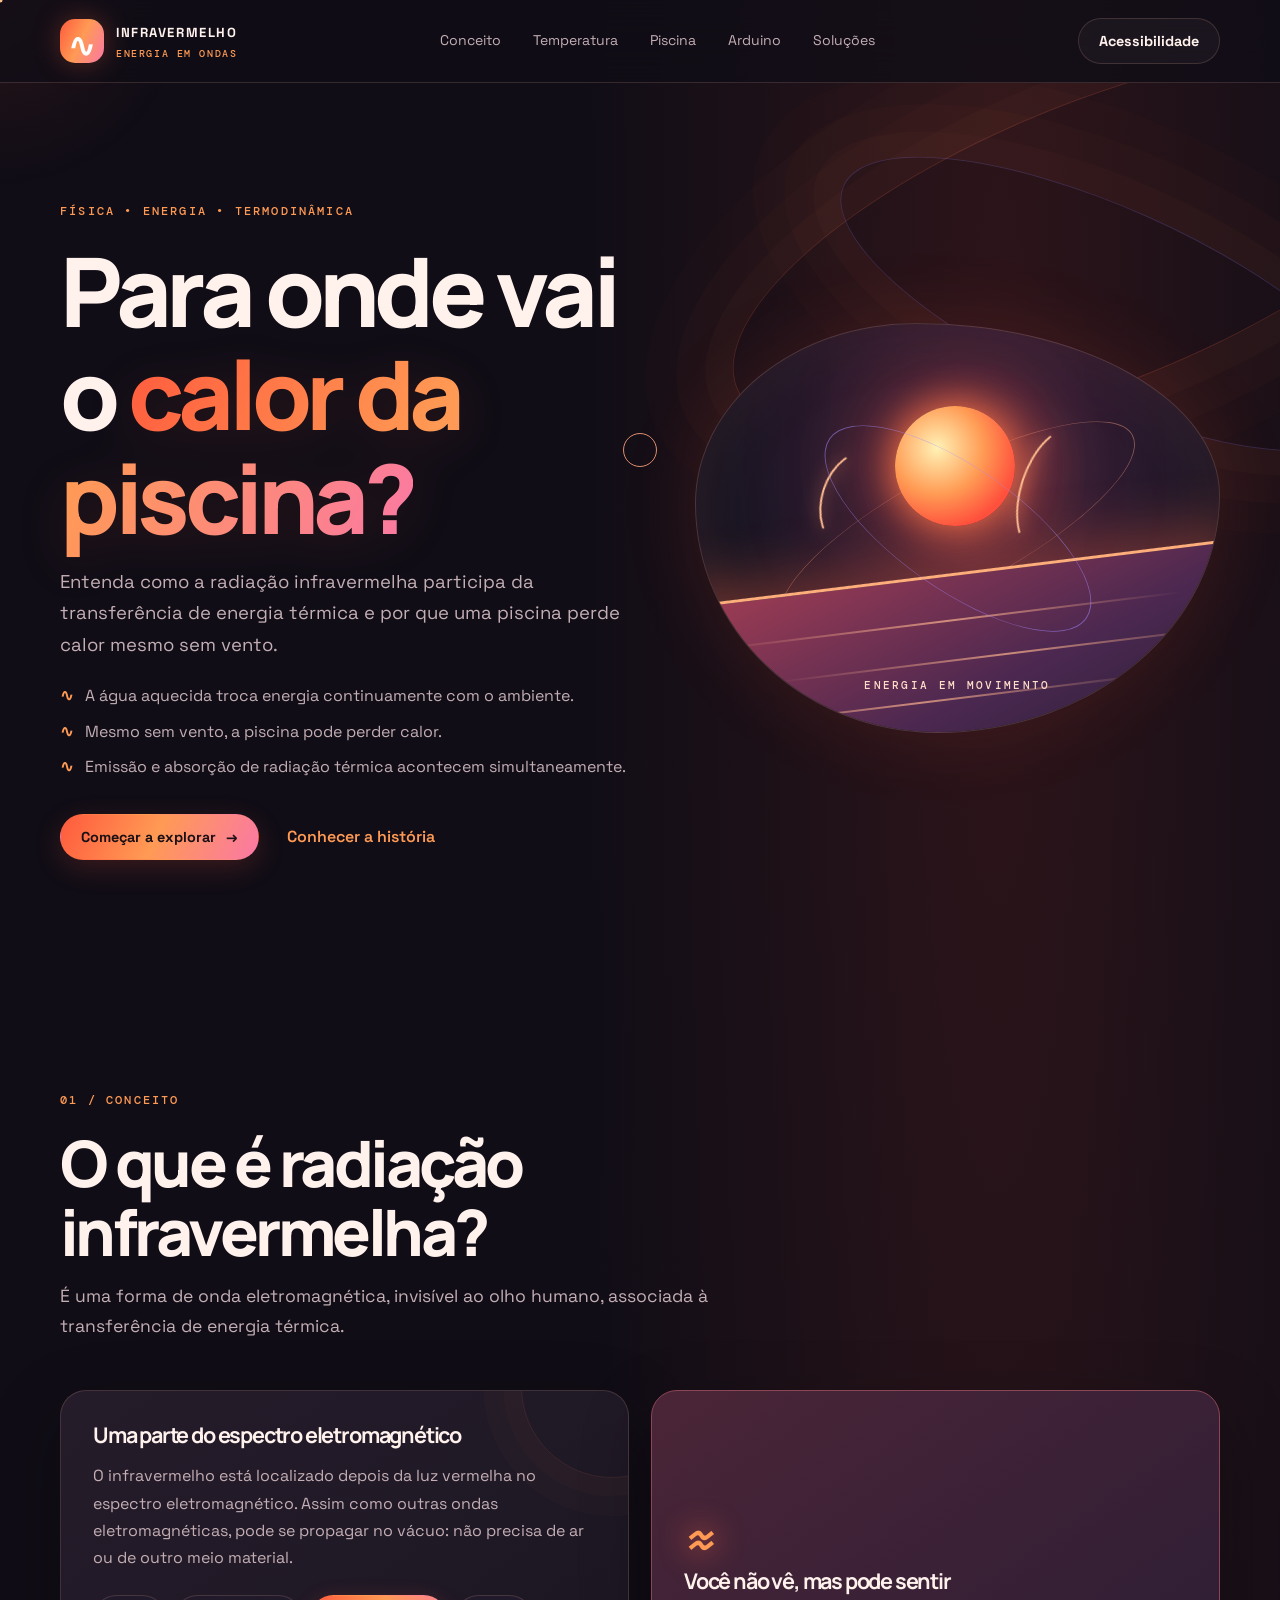
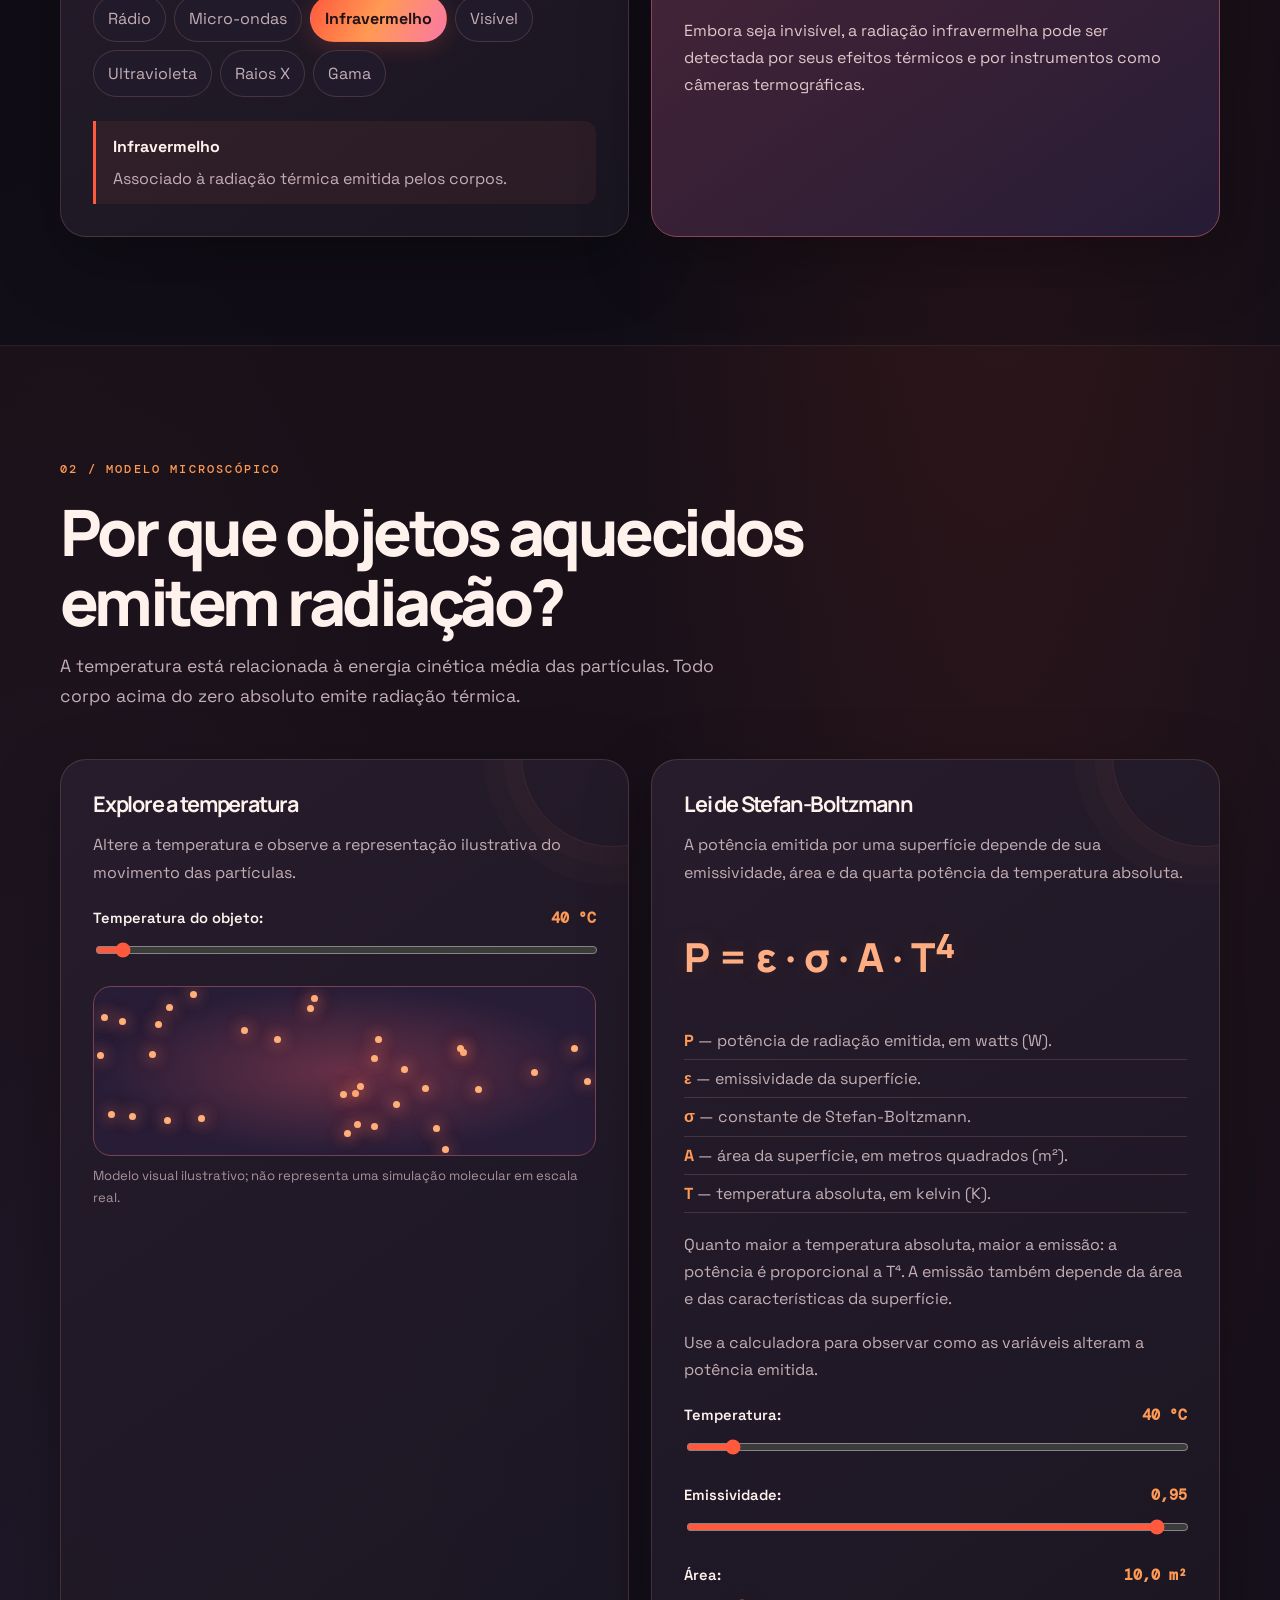
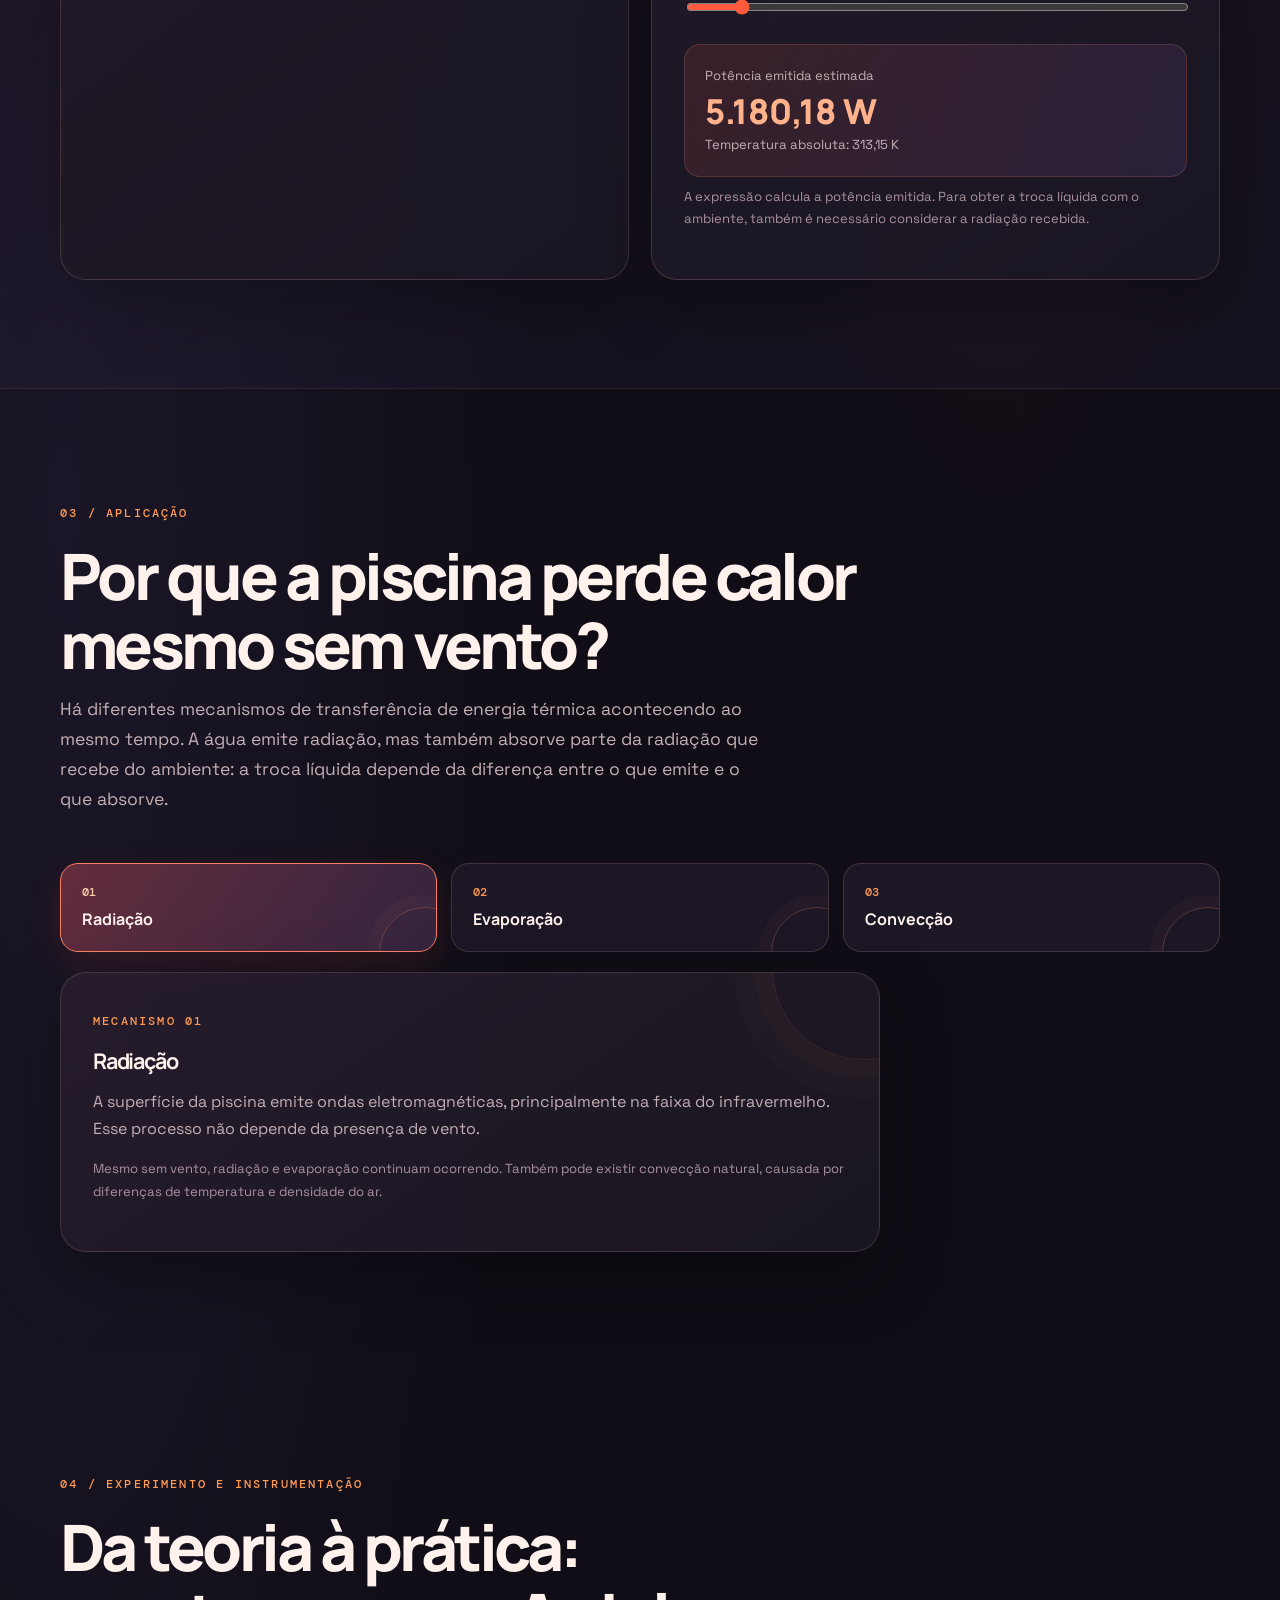
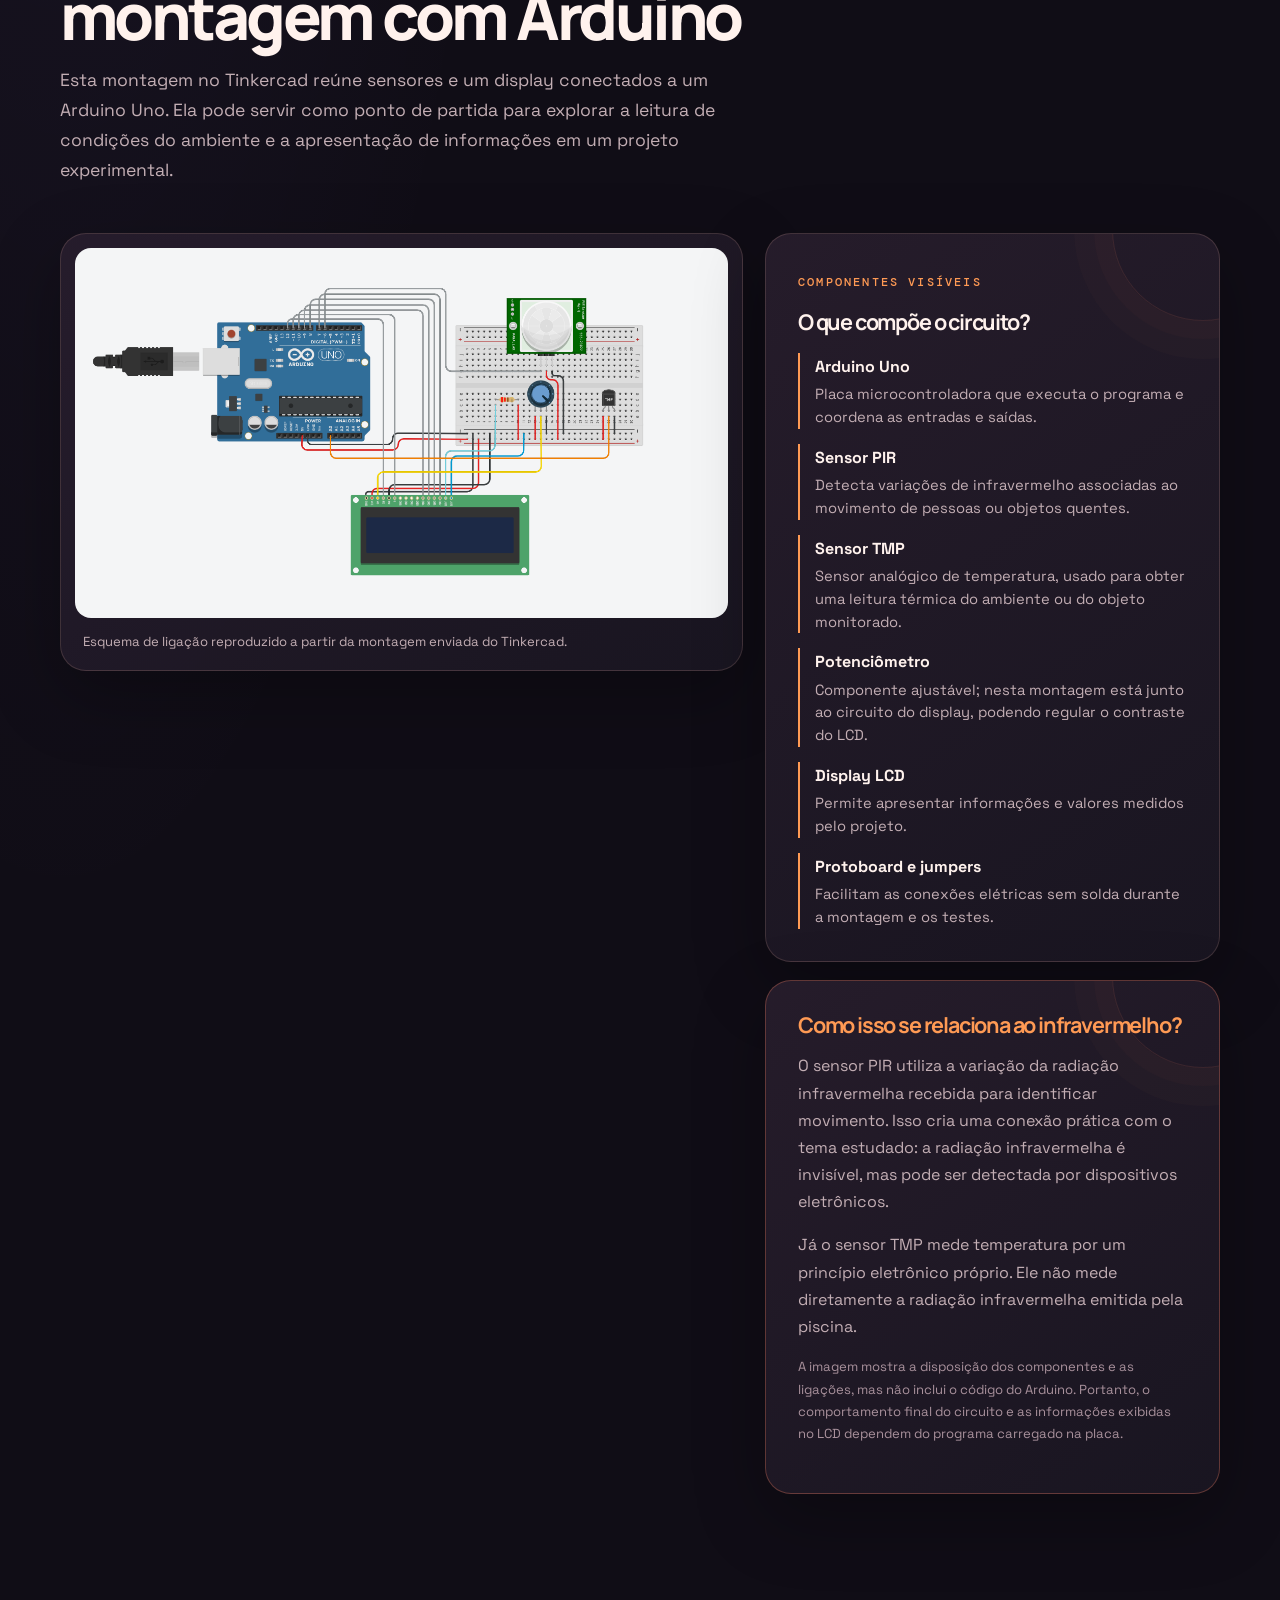
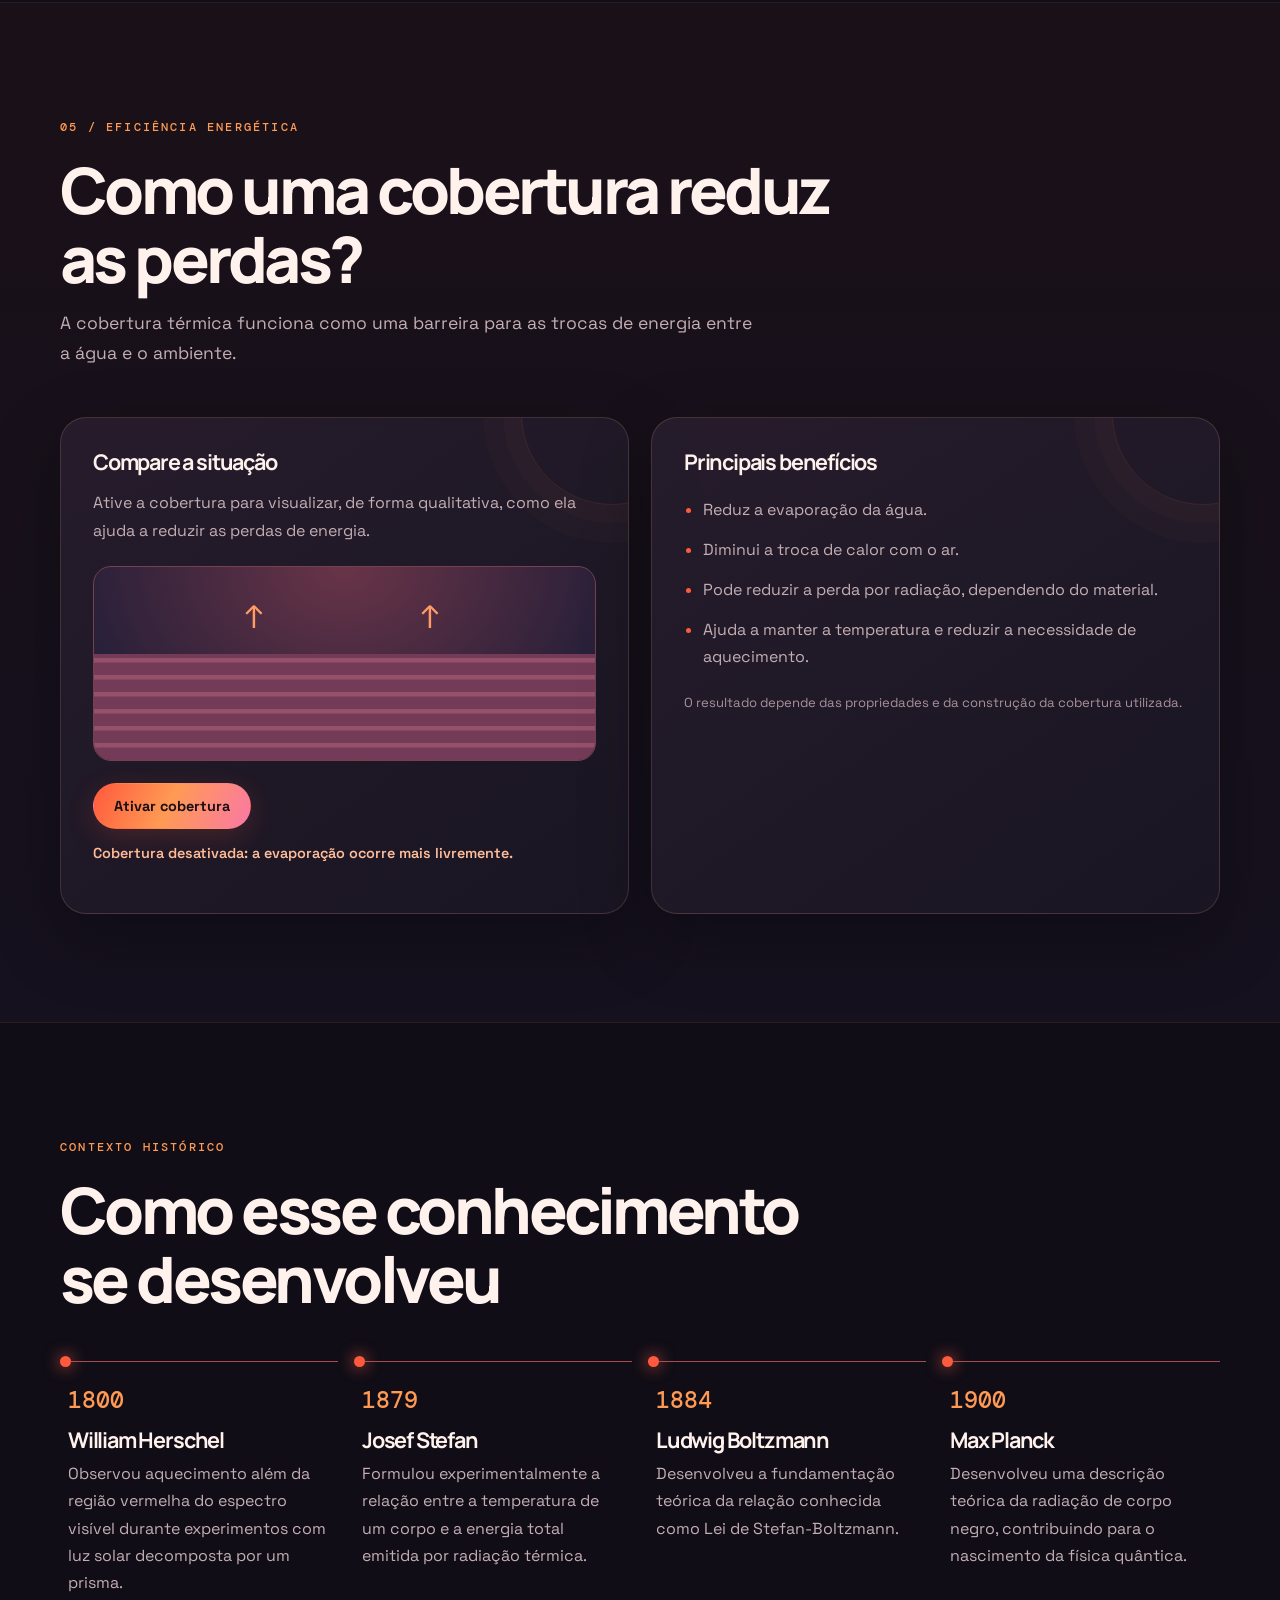
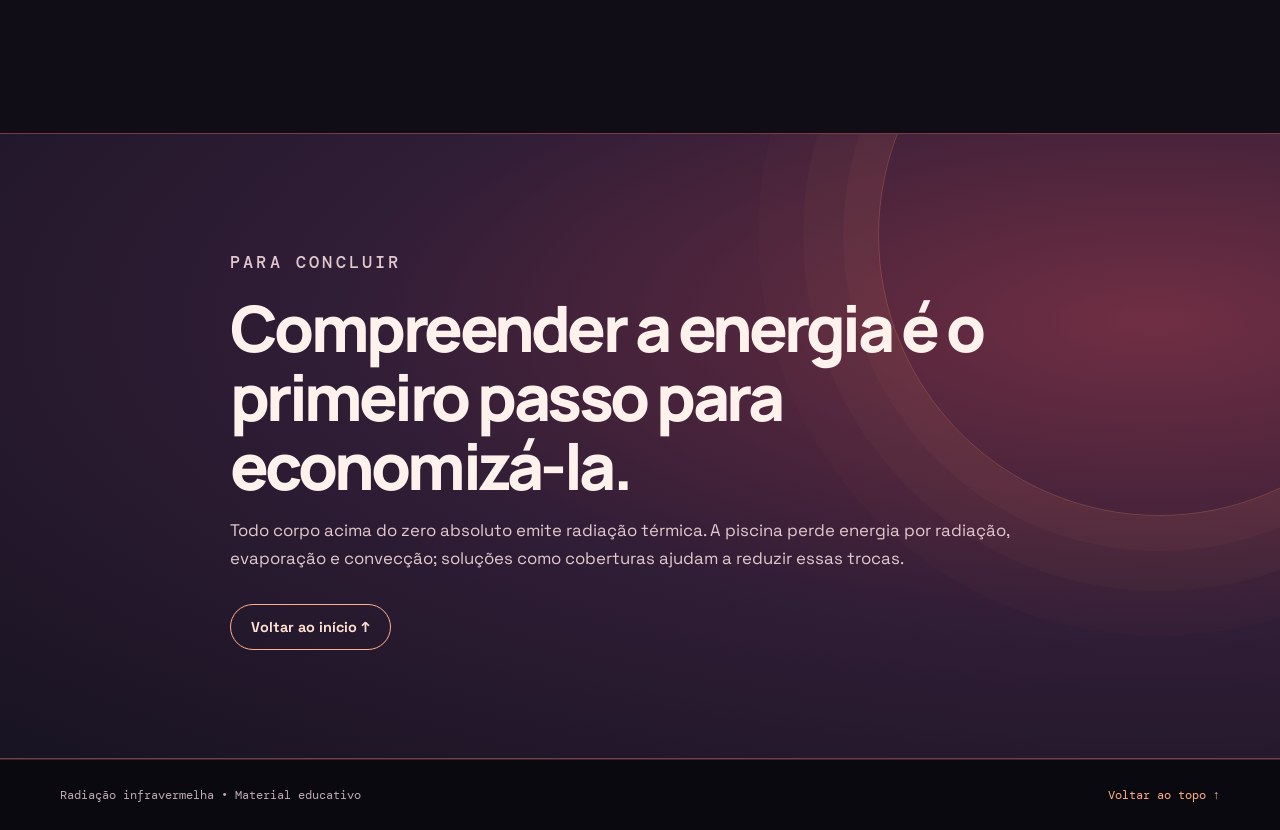
<file: index.html>
<!doctype html>
<html lang="pt-BR">
<head>
  <meta charset="utf-8">
  <meta name="viewport" content="width=device-width, initial-scale=1">
  <meta name="theme-color" content="#100d16">
  <meta name="description" content="Site educativo e interativo sobre radiação infravermelha e transferência de energia térmica.">
  <title>Infravermelho — Energia em ondas</title>
  <link rel="stylesheet" href="style.css">
  <script src="script.js" defer></script>
</head>
<body>
  <div class="scroll-progress" aria-hidden="true"><span id="scrollProgress"></span></div>
  <div class="cursor-glow" aria-hidden="true"></div>
  <div class="cursor-dot" aria-hidden="true"></div>
  <div class="cursor-ring" aria-hidden="true"></div>
  <a class="skip-link" href="#conteudo">Pular para o conteúdo</a>
  <header class="site-header">
    <div class="container header-inner">
      <a class="brand" href="#inicio" aria-label="Radiação infravermelha, página inicial">
        <span class="brand-mark" aria-hidden="true">∿</span><span>INFRAVERMELHO <b>ENERGIA EM ONDAS</b></span>
      </a>
      <nav aria-label="Navegação principal">
        <a href="#conceito">Conceito</a><a href="#temperatura">Temperatura</a>
        <a href="#piscina">Piscina</a><a href="#arduino">Arduino</a><a href="#solucoes">Soluções</a>
      </nav>
      <div class="header-tools"><button class="button button-outline" id="accessOpen" type="button" aria-haspopup="dialog">Acessibilidade</button></div>
    </div>
  </header>

  <main id="conteudo">
    <section class="hero" id="inicio">
      <div class="container hero-grid">
        <div>
          <p class="eyebrow">FÍSICA • ENERGIA • TERMODINÂMICA</p>
          <h1>Para onde vai o <span>calor da piscina?</span></h1>
          <p class="hero-copy">Entenda como a radiação infravermelha participa da transferência de energia térmica e por que uma piscina perde calor mesmo sem vento.</p>
          <ul class="hero-points"><li>A água aquecida troca energia continuamente com o ambiente.</li><li>Mesmo sem vento, a piscina pode perder calor.</li><li>Emissão e absorção de radiação térmica acontecem simultaneamente.</li></ul>
          <div class="hero-actions">
            <a class="button" href="#conceito">Começar a explorar <span aria-hidden="true">→</span></a>
            <a class="text-link" href="#linha-do-tempo">Conhecer a história</a>
          </div>
        </div>
        <div class="hero-visual" role="img" aria-label="Ilustração de uma piscina aquecida com ondas de calor">
          <div class="sun"></div><div class="pool"><span></span><span></span><span></span></div>
          <div class="heat-wave wave-one"></div><div class="heat-wave wave-two"></div>
          <p>ENERGIA EM MOVIMENTO</p>
        </div>
      </div>
    </section>

    <section class="section" id="conceito">
      <div class="container">
        <div class="section-heading"><p class="eyebrow">01 / CONCEITO</p><h2>O que é radiação infravermelha?</h2>
          <p>É uma forma de onda eletromagnética, invisível ao olho humano, associada à transferência de energia térmica.</p></div>
        <div class="two-column">
          <article class="panel">
            <h3>Uma parte do espectro eletromagnético</h3>
            <p>O infravermelho está localizado depois da luz vermelha no espectro eletromagnético. Assim como outras ondas eletromagnéticas, pode se propagar no vácuo: não precisa de ar ou de outro meio material.</p>
            <div class="spectrum" aria-label="Faixas do espectro eletromagnético">
              <button data-spectrum="Rádio" type="button">Rádio</button>
              <button data-spectrum="Micro-ondas" type="button">Micro-ondas</button>
              <button data-spectrum="Infravermelho" class="active" type="button" aria-pressed="true">Infravermelho</button>
              <button data-spectrum="Visível" type="button">Visível</button>
              <button data-spectrum="Ultravioleta" type="button">Ultravioleta</button>
              <button data-spectrum="Raios X" type="button">Raios X</button>
              <button data-spectrum="Gama" type="button">Gama</button>
            </div>
            <div class="spectrum-detail" aria-live="polite"><strong id="spectrumTitle">Infravermelho</strong><p id="spectrumText">Associado à radiação térmica emitida pelos corpos.</p></div>
          </article>
          <aside class="fact-card"><span class="fact-icon" aria-hidden="true">≈</span><h3>Você não vê, mas pode sentir</h3><p>Embora seja invisível, a radiação infravermelha pode ser detectada por seus efeitos térmicos e por instrumentos como câmeras termográficas.</p></aside>
        </div>
      </div>
    </section>

    <section class="section section-tint" id="temperatura">
      <div class="container">
        <div class="section-heading"><p class="eyebrow">02 / MODELO MICROSCÓPICO</p><h2>Por que objetos aquecidos emitem radiação?</h2>
          <p>A temperatura está relacionada à energia cinética média das partículas. Todo corpo acima do zero absoluto emite radiação térmica.</p></div>
        <div class="two-column">
          <article class="panel">
            <h3>Explore a temperatura</h3>
            <p>Altere a temperatura e observe a representação ilustrativa do movimento das partículas.</p>
            <label class="range-label" for="particleTemp">Temperatura do objeto: <output id="particleOutput">40 °C</output></label>
            <input id="particleTemp" type="range" min="20" max="500" value="40">
            <div class="particle-scene" id="particleScene" role="img" aria-label="Animação ilustrativa de partículas em movimento"></div>
            <p class="small-note">Modelo visual ilustrativo; não representa uma simulação molecular em escala real.</p>
          </article>
          <article class="panel">
            <h3>Lei de Stefan-Boltzmann</h3>
            <p>A potência emitida por uma superfície depende de sua emissividade, área e da quarta potência da temperatura absoluta.</p>
            <div class="formula" aria-label="P igual a épsilon vezes sigma vezes A vezes T elevado à quarta">P = ε · σ · A · T<sup>4</sup></div>
            <ul class="formula-definitions">
              <li><strong>P</strong> — potência de radiação emitida, em watts (W).</li>
              <li><strong>ε</strong> — emissividade da superfície.</li>
              <li><strong>σ</strong> — constante de Stefan-Boltzmann.</li>
              <li><strong>A</strong> — área da superfície, em metros quadrados (m²).</li>
              <li><strong>T</strong> — temperatura absoluta, em kelvin (K).</li>
            </ul>
            <p>Quanto maior a temperatura absoluta, maior a emissão: a potência é proporcional a T⁴. A emissão também depende da área e das características da superfície.</p>
            <p>Use a calculadora para observar como as variáveis alteram a potência emitida.</p>
            <label class="range-label" for="calcTemp">Temperatura: <output id="calcTempOut">40 °C</output></label>
            <input id="calcTemp" type="range" min="0" max="500" value="40">
            <label class="range-label" for="emissivity">Emissividade: <output id="emissivityOut">0,95</output></label>
            <input id="emissivity" type="range" min="0" max="1" step="0.01" value="0.95">
            <label class="range-label" for="area">Área: <output id="areaOut">10 m²</output></label>
            <input id="area" type="range" min="0.1" max="100" step="0.1" value="10">
            <div class="result" aria-live="polite"><span>Potência emitida estimada</span><strong id="powerOut">—</strong><small id="kelvinOut">Temperatura absoluta: 313,15 K</small></div>
            <p class="small-note">A expressão calcula a potência emitida. Para obter a troca líquida com o ambiente, também é necessário considerar a radiação recebida.</p>
          </article>
        </div>
      </div>
    </section>

    <section class="section" id="piscina">
      <div class="container">
        <div class="section-heading"><p class="eyebrow">03 / APLICAÇÃO</p><h2>Por que a piscina perde calor mesmo sem vento?</h2>
          <p>Há diferentes mecanismos de transferência de energia térmica acontecendo ao mesmo tempo. A água emite radiação, mas também absorve parte da radiação que recebe do ambiente: a troca líquida depende da diferença entre o que emite e o que absorve.</p></div>
        <div class="mechanisms" role="group" aria-label="Mecanismos de perda de calor">
          <button class="mechanism active" type="button" data-mechanism="radiacao" aria-pressed="true"><span>01</span> Radiação</button>
          <button class="mechanism" type="button" data-mechanism="evaporacao" aria-pressed="false"><span>02</span> Evaporação</button>
          <button class="mechanism" type="button" data-mechanism="conveccao" aria-pressed="false"><span>03</span> Convecção</button>
        </div>
        <article class="panel mechanism-detail" aria-live="polite">
          <p class="eyebrow" id="mechanismKicker">MECANISMO 01</p><h3 id="mechanismTitle">Radiação</h3>
          <p id="mechanismText">A superfície da piscina emite ondas eletromagnéticas, principalmente na faixa do infravermelho. Esse processo não depende da presença de vento.</p>
          <p class="small-note">Mesmo sem vento, radiação e evaporação continuam ocorrendo. Também pode existir convecção natural, causada por diferenças de temperatura e densidade do ar.</p>
        </article>
      </div>
    </section>


    <section class="section arduino-section" id="arduino">
      <div class="container">
        <div class="section-heading">
          <p class="eyebrow">04 / EXPERIMENTO E INSTRUMENTAÇÃO</p>
          <h2>Da teoria à prática: montagem com Arduino</h2>
          <p>Esta montagem no Tinkercad reúne sensores e um display conectados a um Arduino Uno. Ela pode servir como ponto de partida para explorar a leitura de condições do ambiente e a apresentação de informações em um projeto experimental.</p>
        </div>
        <div class="arduino-layout">
          <figure class="arduino-figure">
            <img src="arduino-montagem-tinkercad.png" alt="Montagem no Tinkercad com Arduino Uno conectado a uma protoboard, sensor PIR de movimento, sensor de temperatura TMP, potenciômetro e display LCD por fios de ligação." loading="lazy">
            <figcaption>Esquema de ligação reproduzido a partir da montagem enviada do Tinkercad.</figcaption>
          </figure>
          <div class="arduino-info">
            <article class="panel">
              <p class="eyebrow">COMPONENTES VISÍVEIS</p>
              <h3>O que compõe o circuito?</h3>
              <ul class="component-list">
                <li><strong>Arduino Uno</strong><span>Placa microcontroladora que executa o programa e coordena as entradas e saídas.</span></li>
                <li><strong>Sensor PIR</strong><span>Detecta variações de infravermelho associadas ao movimento de pessoas ou objetos quentes.</span></li>
                <li><strong>Sensor TMP</strong><span>Sensor analógico de temperatura, usado para obter uma leitura térmica do ambiente ou do objeto monitorado.</span></li>
                <li><strong>Potenciômetro</strong><span>Componente ajustável; nesta montagem está junto ao circuito do display, podendo regular o contraste do LCD.</span></li>
                <li><strong>Display LCD</strong><span>Permite apresentar informações e valores medidos pelo projeto.</span></li>
                <li><strong>Protoboard e jumpers</strong><span>Facilitam as conexões elétricas sem solda durante a montagem e os testes.</span></li>
              </ul>
            </article>
            <article class="panel arduino-connection-note">
              <h3>Como isso se relaciona ao infravermelho?</h3>
              <p>O sensor PIR utiliza a variação da radiação infravermelha recebida para identificar movimento. Isso cria uma conexão prática com o tema estudado: a radiação infravermelha é invisível, mas pode ser detectada por dispositivos eletrônicos.</p>
              <p>Já o sensor TMP mede temperatura por um princípio eletrônico próprio. Ele não mede diretamente a radiação infravermelha emitida pela piscina.</p>
              <p class="small-note">A imagem mostra a disposição dos componentes e as ligações, mas não inclui o código do Arduino. Portanto, o comportamento final do circuito e as informações exibidas no LCD dependem do programa carregado na placa.</p>
            </article>
          </div>
        </div>
      </div>
    </section>

    <section class="section section-tint" id="solucoes">
      <div class="container">
        <div class="section-heading"><p class="eyebrow">05 / EFICIÊNCIA ENERGÉTICA</p><h2>Como uma cobertura reduz as perdas?</h2>
          <p>A cobertura térmica funciona como uma barreira para as trocas de energia entre a água e o ambiente.</p></div>
        <div class="two-column">
          <article class="panel">
            <h3>Compare a situação</h3>
            <p>Ative a cobertura para visualizar, de forma qualitativa, como ela ajuda a reduzir as perdas de energia.</p>
            <div class="pool-demo" id="poolDemo" aria-label="Ilustração de piscina sem cobertura">
              <div class="demo-water"></div><div class="demo-cover" aria-hidden="true"></div>
              <span class="loss loss-a" aria-hidden="true">↑</span><span class="loss loss-b" aria-hidden="true">↑</span>
            </div>
            <button class="button" id="coverToggle" type="button" aria-pressed="false">Ativar cobertura</button>
            <p class="status" id="coverStatus" aria-live="polite">Cobertura desativada: a evaporação ocorre mais livremente.</p>
          </article>
          <article class="panel">
            <h3>Principais benefícios</h3>
            <ul class="check-list"><li>Reduz a evaporação da água.</li><li>Diminui a troca de calor com o ar.</li><li>Pode reduzir a perda por radiação, dependendo do material.</li><li>Ajuda a manter a temperatura e reduzir a necessidade de aquecimento.</li></ul>
            <p class="small-note">O resultado depende das propriedades e da construção da cobertura utilizada.</p>
          </article>
        </div>
      </div>
    </section>

    <section class="section" id="linha-do-tempo">
      <div class="container">
        <div class="section-heading"><p class="eyebrow">CONTEXTO HISTÓRICO</p><h2>Como esse conhecimento se desenvolveu</h2></div>
        <div class="timeline">
          <article><span>1800</span><h3>William Herschel</h3><p>Observou aquecimento além da região vermelha do espectro visível durante experimentos com luz solar decomposta por um prisma.</p></article>
          <article><span>1879</span><h3>Josef Stefan</h3><p>Formulou experimentalmente a relação entre a temperatura de um corpo e a energia total emitida por radiação térmica.</p></article>
          <article><span>1884</span><h3>Ludwig Boltzmann</h3><p>Desenvolveu a fundamentação teórica da relação conhecida como Lei de Stefan-Boltzmann.</p></article>
          <article><span>1900</span><h3>Max Planck</h3><p>Desenvolveu uma descrição teórica da radiação de corpo negro, contribuindo para o nascimento da física quântica.</p></article>
        </div>
      </div>
    </section>

    <section class="section conclusion">
      <div class="container conclusion-inner"><p class="eyebrow">PARA CONCLUIR</p><h2>Compreender a energia é o primeiro passo para economizá-la.</h2>
        <p>Todo corpo acima do zero absoluto emite radiação térmica. A piscina perde energia por radiação, evaporação e convecção; soluções como coberturas ajudam a reduzir essas trocas.</p>
        <a class="button button-light" href="#inicio">Voltar ao início ↑</a>
      </div>
    </section>
  </main>

  <footer class="site-footer"><div class="container"><span>Radiação infravermelha • Material educativo</span><a href="#inicio">Voltar ao topo ↑</a></div></footer>

  <dialog id="accessDialog" aria-labelledby="accessTitle">
    <div class="dialog-head"><h2 id="accessTitle">Acessibilidade</h2><button id="accessClose" class="close-button" type="button" aria-label="Fechar painel">×</button></div>
    <p>Personalize a leitura. Os controles também podem ser utilizados pelo teclado.</p>
    <div class="access-actions">
      <button type="button" id="fontDown">A− Diminuir texto</button><button type="button" id="fontUp">A+ Aumentar texto</button>
      <button type="button" id="themeToggle" aria-pressed="true"><span id="themeIcon" aria-hidden="true">☼</span> <span id="themeLabel">Alternar para modo claro</span></button>
      <button type="button" id="contrastToggle" aria-pressed="false">Alto contraste</button>
      <button type="button" id="motionToggle" aria-pressed="false">Reduzir animações</button>
      <button type="button" id="readingToggle" aria-pressed="false">Destacar leitura</button>
      <button type="button" id="resetAccess">Restaurar padrão</button>
    </div>
    <p class="small-note">VLibras: utilize o botão flutuante para acessar a tradução automática de conteúdos selecionados. Vídeos em Libras podem ser adicionados nas áreas indicadas no código.</p>
  </dialog>

  <!-- Estrutura preparada para vídeos em Libras: substitua o comentário pelo vídeo correspondente.
       Exemplo: <video controls preload="none" aria-label="Tradução em Libras do conteúdo desta seção"><source src="videos/conceito-libras.mp4" type="video/mp4"></video> -->
  <div vw class="enabled"><div vw-access-button class="active"></div><div vw-plugin-wrapper><div class="vw-plugin-top-wrapper"></div></div></div>
  <script src="https://vlibras.gov.br/app/vlibras-plugin.js"></script>
  <script>window.addEventListener("load",function(){if(window.VLibras) new window.VLibras.Widget("https://vlibras.gov.br/app");});</script>
</body>
</html>
</file>
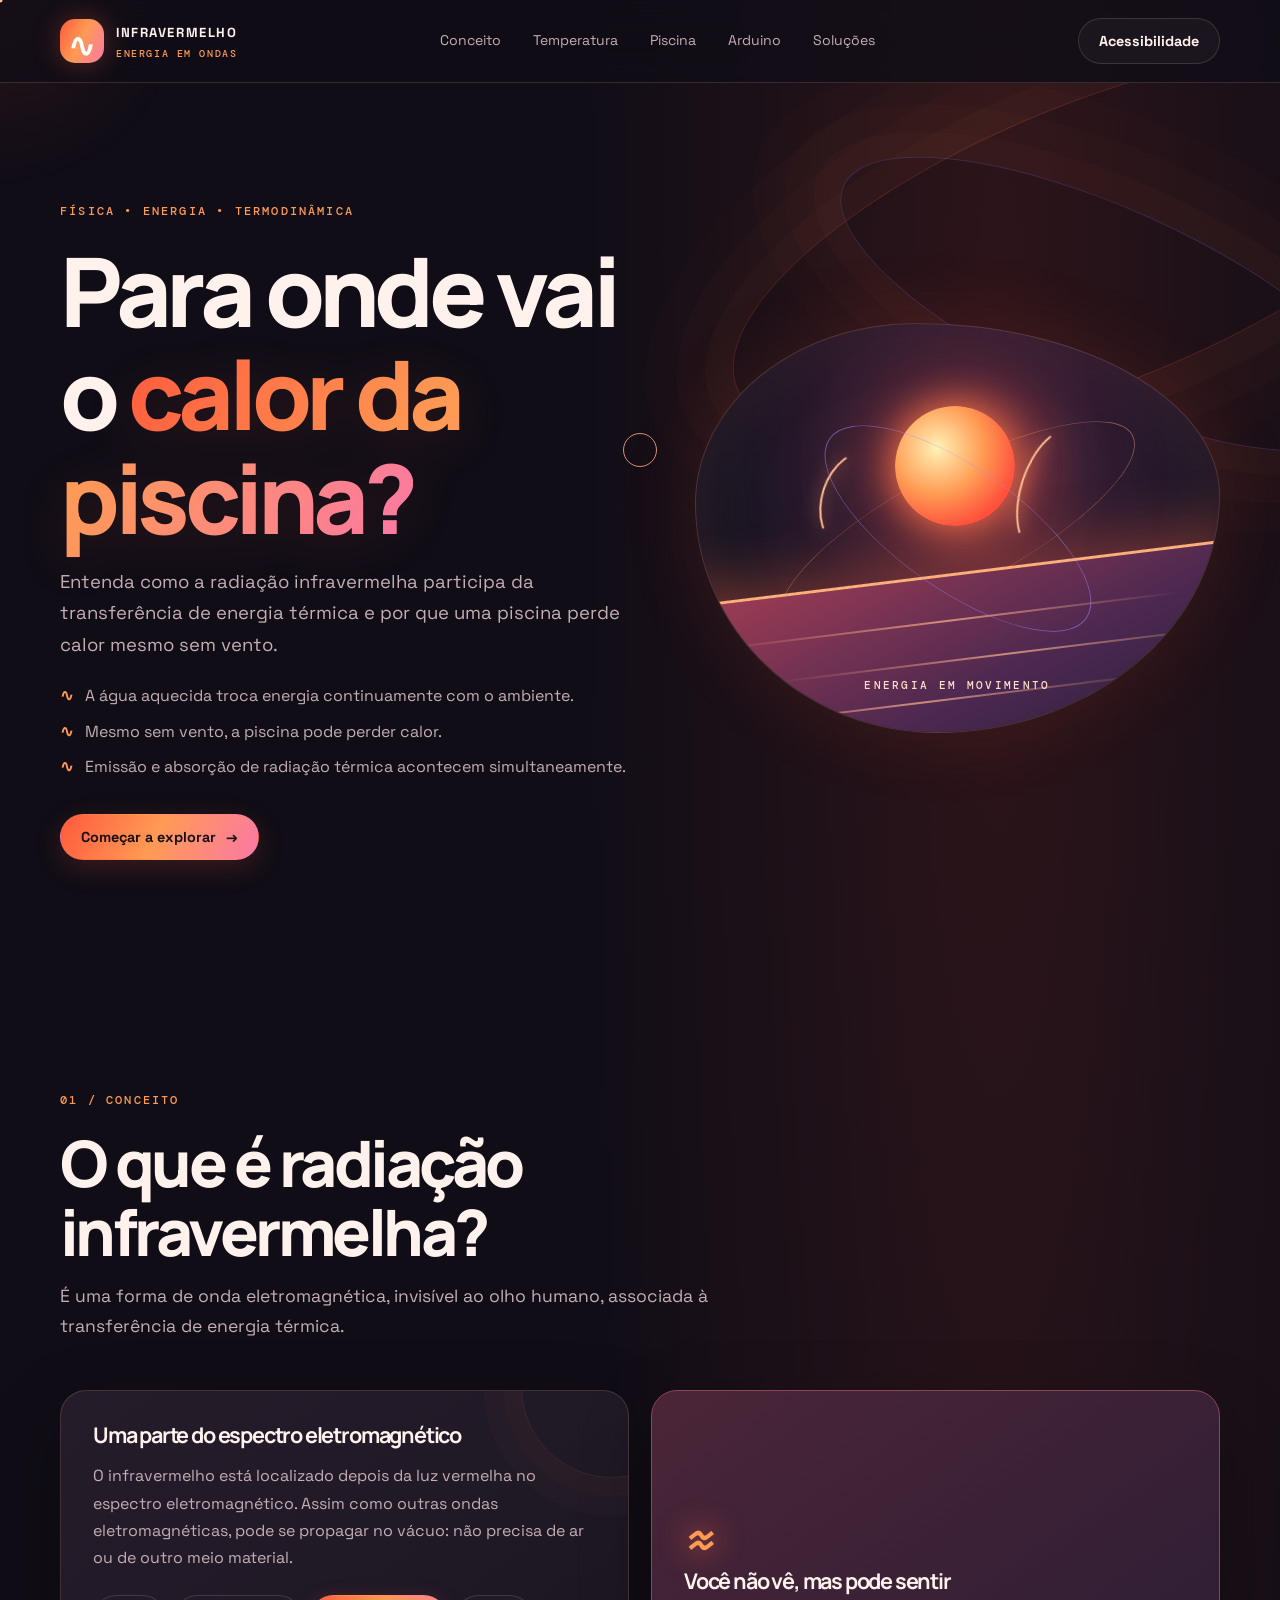
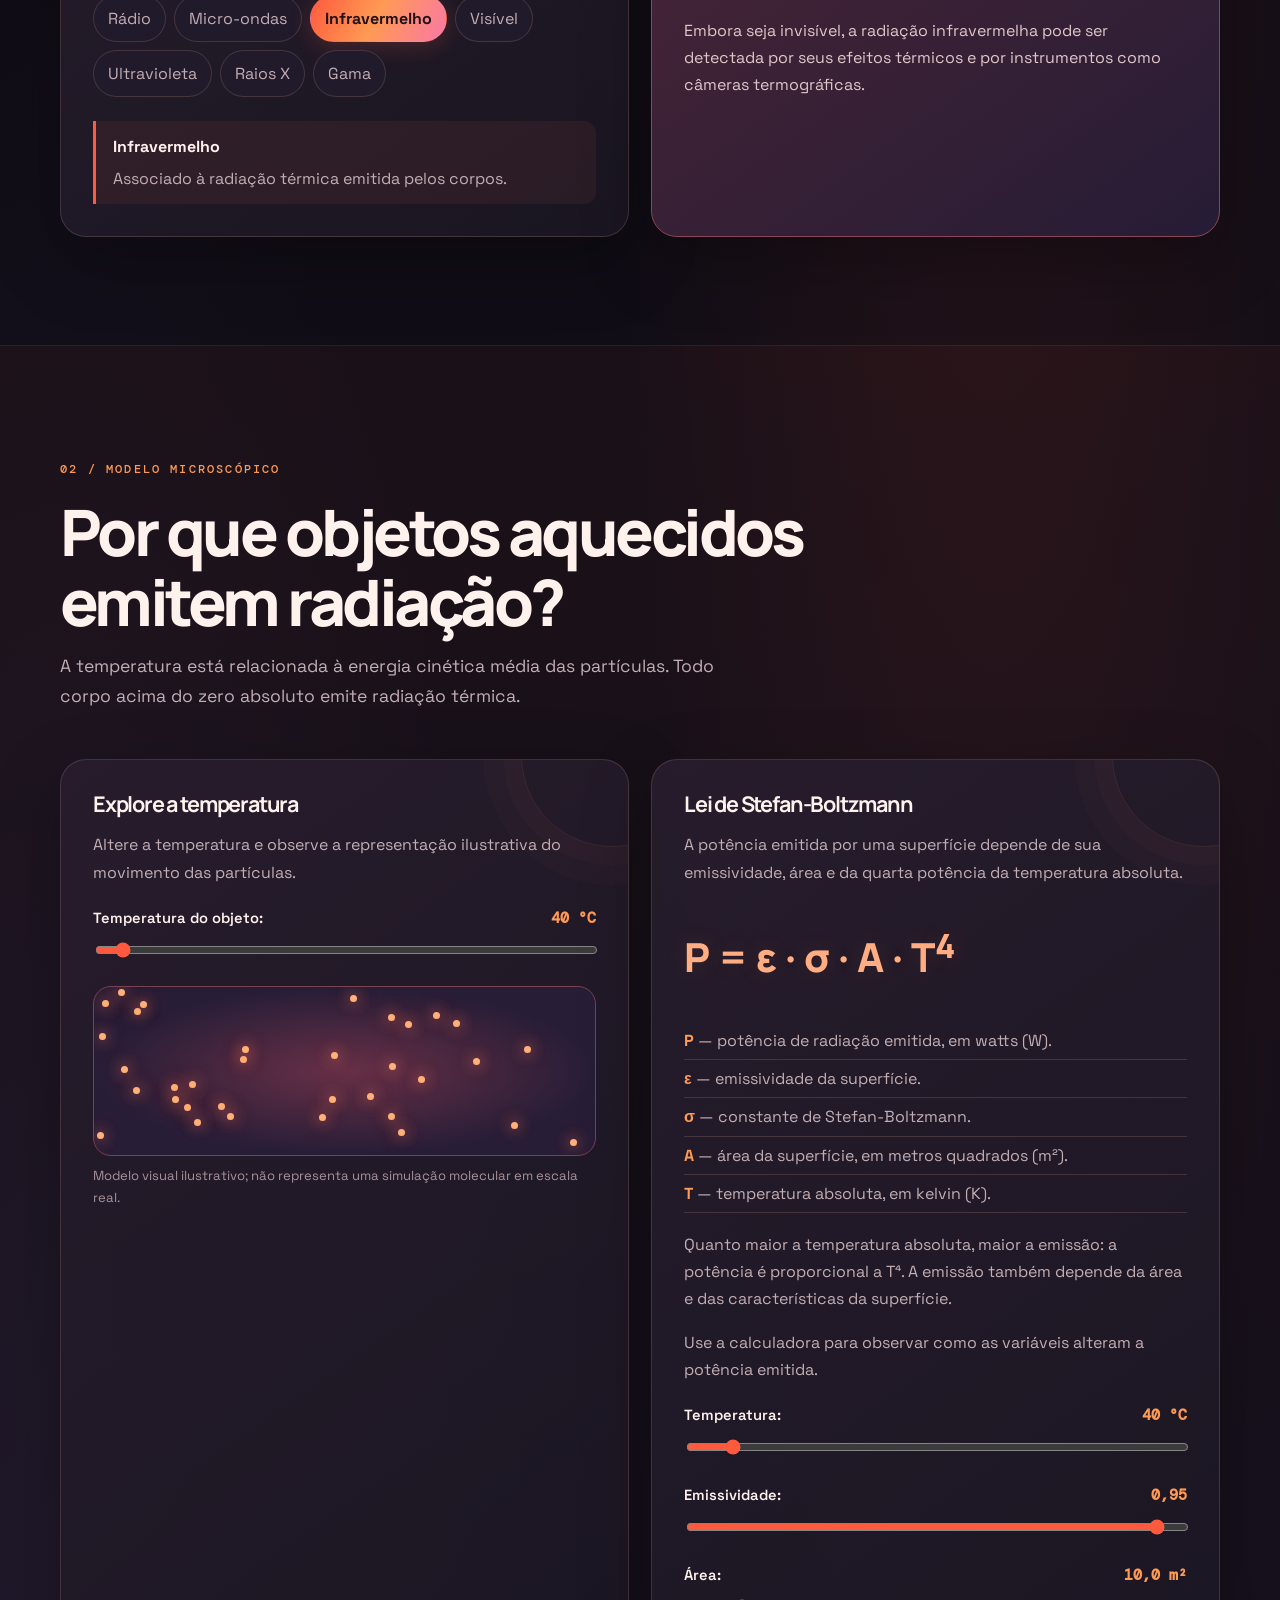
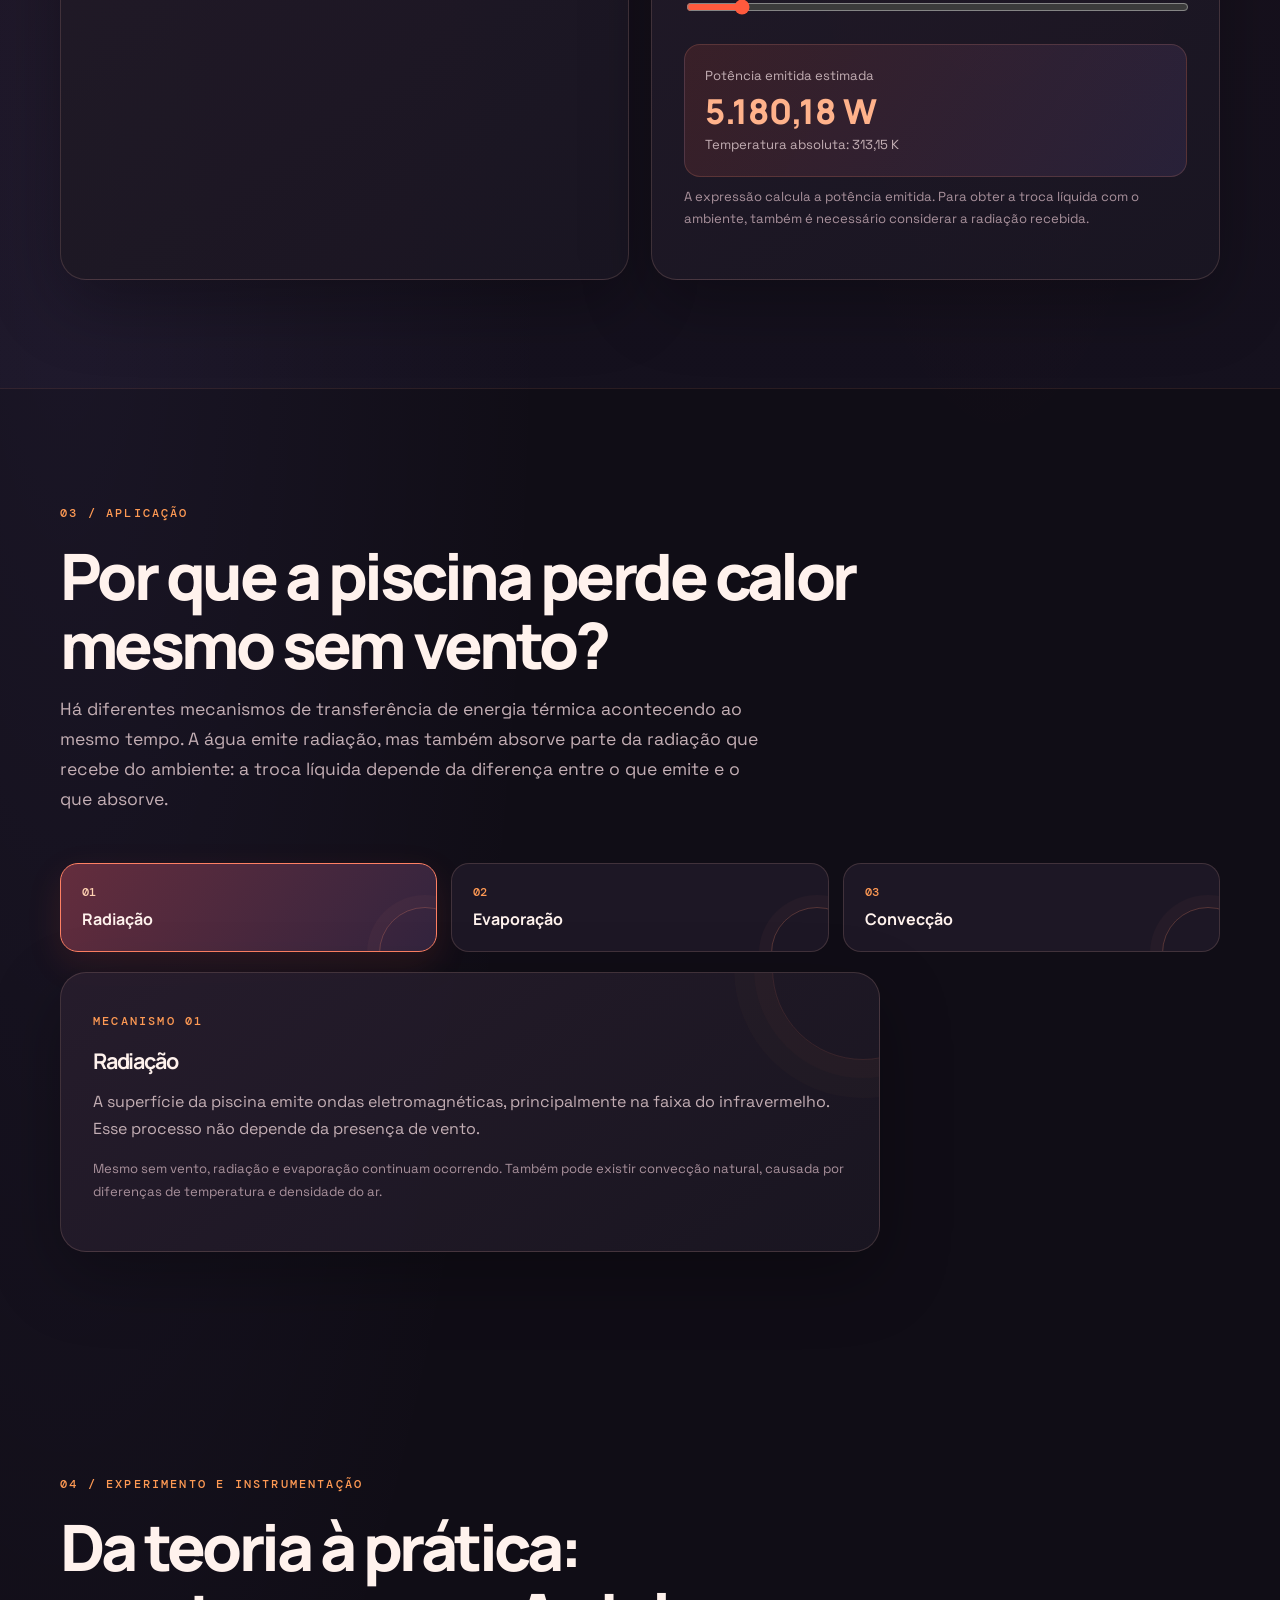
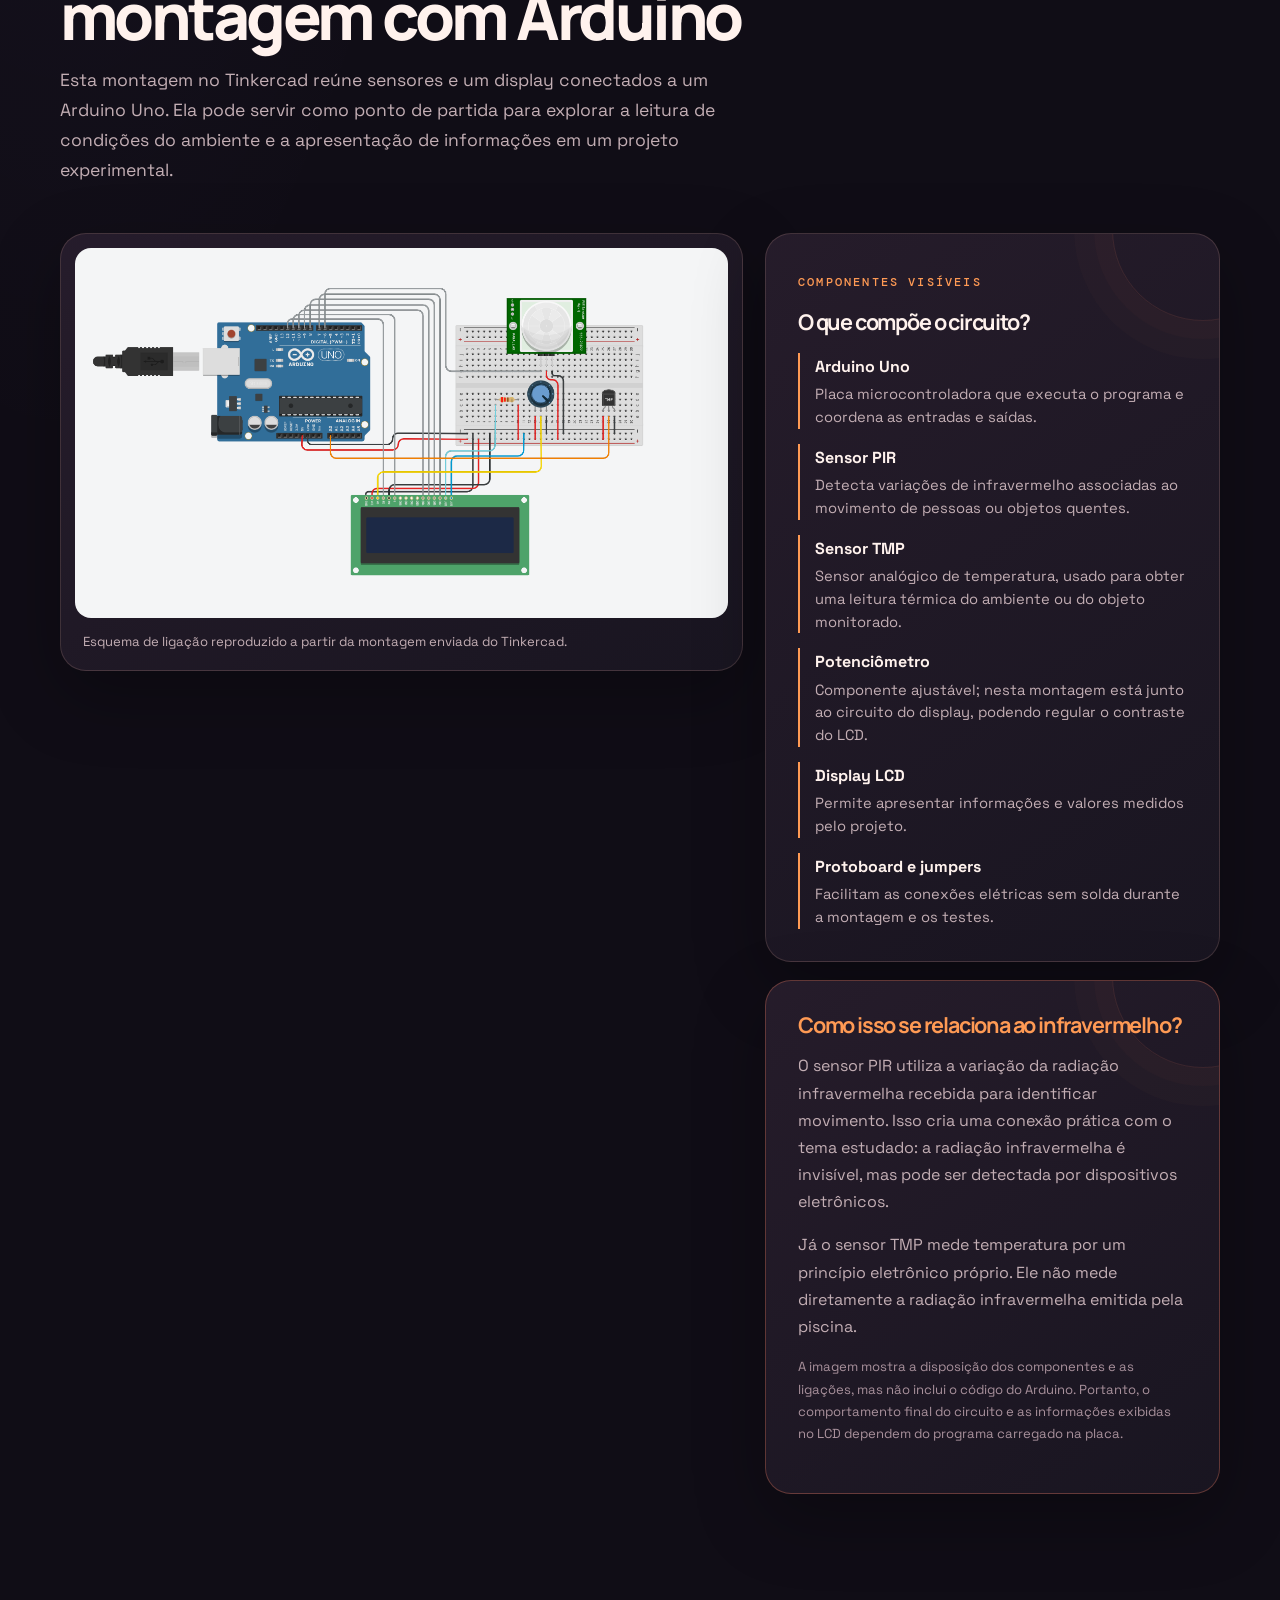
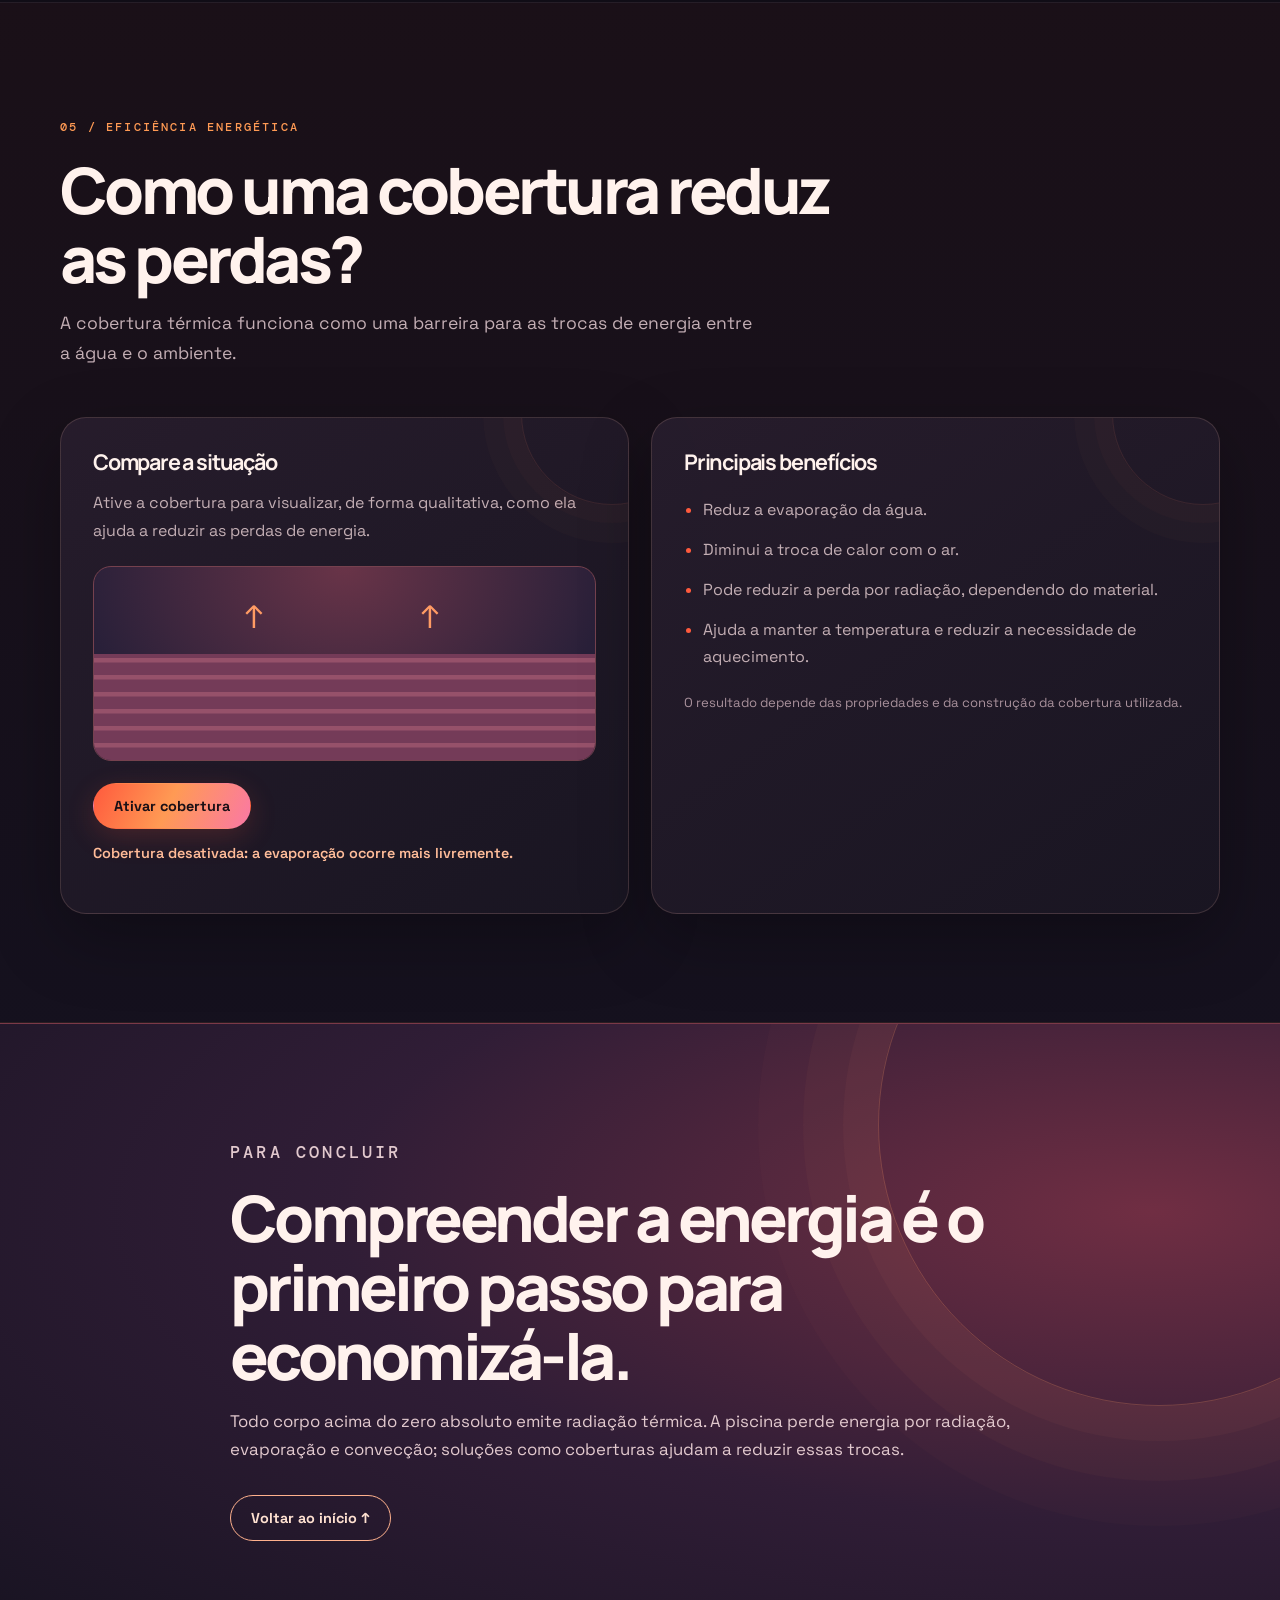
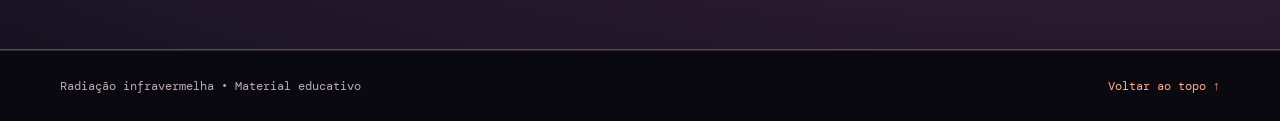
<file: index (1).html>
<!doctype html>
<html lang="pt-BR">
<head>
  <meta charset="utf-8">
  <meta name="viewport" content="width=device-width, initial-scale=1">
  <meta name="theme-color" content="#100d16">
  <meta name="description" content="Site educativo e interativo sobre radiação infravermelha e transferência de energia térmica.">
  <title>Infravermelho — Energia em ondas</title>
  <link rel="stylesheet" href="style.css">
  <script src="script.js" defer></script>
</head>
<body>
  <div class="scroll-progress" aria-hidden="true"><span id="scrollProgress"></span></div>
  <div class="cursor-glow" aria-hidden="true"></div>
  <div class="cursor-dot" aria-hidden="true"></div>
  <div class="cursor-ring" aria-hidden="true"></div>
  <a class="skip-link" href="#conteudo">Pular para o conteúdo</a>
  <header class="site-header">
    <div class="container header-inner">
      <a class="brand" href="#inicio" aria-label="Radiação infravermelha, página inicial">
        <span class="brand-mark" aria-hidden="true">∿</span><span>INFRAVERMELHO <b>ENERGIA EM ONDAS</b></span>
      </a>
      <nav aria-label="Navegação principal">
        <a href="#conceito">Conceito</a><a href="#temperatura">Temperatura</a>
        <a href="#piscina">Piscina</a><a href="#arduino">Arduino</a><a href="#solucoes">Soluções</a>
      </nav>
      <div class="header-tools"><button class="button button-outline" id="accessOpen" type="button" aria-haspopup="dialog">Acessibilidade</button></div>
    </div>
  </header>

  <main id="conteudo">
    <section class="hero" id="inicio">
      <div class="container hero-grid">
        <div>
          <p class="eyebrow">FÍSICA • ENERGIA • TERMODINÂMICA</p>
          <h1>Para onde vai o <span>calor da piscina?</span></h1>
          <p class="hero-copy">Entenda como a radiação infravermelha participa da transferência de energia térmica e por que uma piscina perde calor mesmo sem vento.</p>
          <ul class="hero-points"><li>A água aquecida troca energia continuamente com o ambiente.</li><li>Mesmo sem vento, a piscina pode perder calor.</li><li>Emissão e absorção de radiação térmica acontecem simultaneamente.</li></ul>
          <div class="hero-actions">
            <a class="button" href="#conceito">Começar a explorar <span aria-hidden="true">→</span></a>
          </div>
        </div>
        <div class="hero-visual" role="img" aria-label="Ilustração de uma piscina aquecida com ondas de calor">
          <div class="sun"></div><div class="pool"><span></span><span></span><span></span></div>
          <div class="heat-wave wave-one"></div><div class="heat-wave wave-two"></div>
          <p>ENERGIA EM MOVIMENTO</p>
        </div>
      </div>
    </section>

    <section class="section" id="conceito">
      <div class="container">
        <div class="section-heading"><p class="eyebrow">01 / CONCEITO</p><h2>O que é radiação infravermelha?</h2>
          <p>É uma forma de onda eletromagnética, invisível ao olho humano, associada à transferência de energia térmica.</p></div>
        <div class="two-column">
          <article class="panel">
            <h3>Uma parte do espectro eletromagnético</h3>
            <p>O infravermelho está localizado depois da luz vermelha no espectro eletromagnético. Assim como outras ondas eletromagnéticas, pode se propagar no vácuo: não precisa de ar ou de outro meio material.</p>
            <div class="spectrum" aria-label="Faixas do espectro eletromagnético">
              <button data-spectrum="Rádio" type="button">Rádio</button>
              <button data-spectrum="Micro-ondas" type="button">Micro-ondas</button>
              <button data-spectrum="Infravermelho" class="active" type="button" aria-pressed="true">Infravermelho</button>
              <button data-spectrum="Visível" type="button">Visível</button>
              <button data-spectrum="Ultravioleta" type="button">Ultravioleta</button>
              <button data-spectrum="Raios X" type="button">Raios X</button>
              <button data-spectrum="Gama" type="button">Gama</button>
            </div>
            <div class="spectrum-detail" aria-live="polite"><strong id="spectrumTitle">Infravermelho</strong><p id="spectrumText">Associado à radiação térmica emitida pelos corpos.</p></div>
          </article>
          <aside class="fact-card"><span class="fact-icon" aria-hidden="true">≈</span><h3>Você não vê, mas pode sentir</h3><p>Embora seja invisível, a radiação infravermelha pode ser detectada por seus efeitos térmicos e por instrumentos como câmeras termográficas.</p></aside>
        </div>
      </div>
    </section>

    <section class="section section-tint" id="temperatura">
      <div class="container">
        <div class="section-heading"><p class="eyebrow">02 / MODELO MICROSCÓPICO</p><h2>Por que objetos aquecidos emitem radiação?</h2>
          <p>A temperatura está relacionada à energia cinética média das partículas. Todo corpo acima do zero absoluto emite radiação térmica.</p></div>
        <div class="two-column">
          <article class="panel">
            <h3>Explore a temperatura</h3>
            <p>Altere a temperatura e observe a representação ilustrativa do movimento das partículas.</p>
            <label class="range-label" for="particleTemp">Temperatura do objeto: <output id="particleOutput">40 °C</output></label>
            <input id="particleTemp" type="range" min="20" max="500" value="40">
            <div class="particle-scene" id="particleScene" role="img" aria-label="Animação ilustrativa de partículas em movimento"></div>
            <p class="small-note">Modelo visual ilustrativo; não representa uma simulação molecular em escala real.</p>
          </article>
          <article class="panel">
            <h3>Lei de Stefan-Boltzmann</h3>
            <p>A potência emitida por uma superfície depende de sua emissividade, área e da quarta potência da temperatura absoluta.</p>
            <div class="formula" aria-label="P igual a épsilon vezes sigma vezes A vezes T elevado à quarta">P = ε · σ · A · T<sup>4</sup></div>
            <ul class="formula-definitions">
              <li><strong>P</strong> — potência de radiação emitida, em watts (W).</li>
              <li><strong>ε</strong> — emissividade da superfície.</li>
              <li><strong>σ</strong> — constante de Stefan-Boltzmann.</li>
              <li><strong>A</strong> — área da superfície, em metros quadrados (m²).</li>
              <li><strong>T</strong> — temperatura absoluta, em kelvin (K).</li>
            </ul>
            <p>Quanto maior a temperatura absoluta, maior a emissão: a potência é proporcional a T⁴. A emissão também depende da área e das características da superfície.</p>
            <p>Use a calculadora para observar como as variáveis alteram a potência emitida.</p>
            <label class="range-label" for="calcTemp">Temperatura: <output id="calcTempOut">40 °C</output></label>
            <input id="calcTemp" type="range" min="0" max="500" value="40">
            <label class="range-label" for="emissivity">Emissividade: <output id="emissivityOut">0,95</output></label>
            <input id="emissivity" type="range" min="0" max="1" step="0.01" value="0.95">
            <label class="range-label" for="area">Área: <output id="areaOut">10 m²</output></label>
            <input id="area" type="range" min="0.1" max="100" step="0.1" value="10">
            <div class="result" aria-live="polite"><span>Potência emitida estimada</span><strong id="powerOut">—</strong><small id="kelvinOut">Temperatura absoluta: 313,15 K</small></div>
            <p class="small-note">A expressão calcula a potência emitida. Para obter a troca líquida com o ambiente, também é necessário considerar a radiação recebida.</p>
          </article>
        </div>
      </div>
    </section>

    <section class="section" id="piscina">
      <div class="container">
        <div class="section-heading"><p class="eyebrow">03 / APLICAÇÃO</p><h2>Por que a piscina perde calor mesmo sem vento?</h2>
          <p>Há diferentes mecanismos de transferência de energia térmica acontecendo ao mesmo tempo. A água emite radiação, mas também absorve parte da radiação que recebe do ambiente: a troca líquida depende da diferença entre o que emite e o que absorve.</p></div>
        <div class="mechanisms" role="group" aria-label="Mecanismos de perda de calor">
          <button class="mechanism active" type="button" data-mechanism="radiacao" aria-pressed="true"><span>01</span> Radiação</button>
          <button class="mechanism" type="button" data-mechanism="evaporacao" aria-pressed="false"><span>02</span> Evaporação</button>
          <button class="mechanism" type="button" data-mechanism="conveccao" aria-pressed="false"><span>03</span> Convecção</button>
        </div>
        <article class="panel mechanism-detail" aria-live="polite">
          <p class="eyebrow" id="mechanismKicker">MECANISMO 01</p><h3 id="mechanismTitle">Radiação</h3>
          <p id="mechanismText">A superfície da piscina emite ondas eletromagnéticas, principalmente na faixa do infravermelho. Esse processo não depende da presença de vento.</p>
          <p class="small-note">Mesmo sem vento, radiação e evaporação continuam ocorrendo. Também pode existir convecção natural, causada por diferenças de temperatura e densidade do ar.</p>
        </article>
      </div>
    </section>


    <section class="section arduino-section" id="arduino">
      <div class="container">
        <div class="section-heading">
          <p class="eyebrow">04 / EXPERIMENTO E INSTRUMENTAÇÃO</p>
          <h2>Da teoria à prática: montagem com Arduino</h2>
          <p>Esta montagem no Tinkercad reúne sensores e um display conectados a um Arduino Uno. Ela pode servir como ponto de partida para explorar a leitura de condições do ambiente e a apresentação de informações em um projeto experimental.</p>
        </div>
        <div class="arduino-layout">
          <figure class="arduino-figure">
            <img src="arduino-montagem-tinkercad.png" alt="Montagem no Tinkercad com Arduino Uno conectado a uma protoboard, sensor PIR de movimento, sensor de temperatura TMP, potenciômetro e display LCD por fios de ligação." loading="lazy">
            <figcaption>Esquema de ligação reproduzido a partir da montagem enviada do Tinkercad.</figcaption>
          </figure>
          <div class="arduino-info">
            <article class="panel">
              <p class="eyebrow">COMPONENTES VISÍVEIS</p>
              <h3>O que compõe o circuito?</h3>
              <ul class="component-list">
                <li><strong>Arduino Uno</strong><span>Placa microcontroladora que executa o programa e coordena as entradas e saídas.</span></li>
                <li><strong>Sensor PIR</strong><span>Detecta variações de infravermelho associadas ao movimento de pessoas ou objetos quentes.</span></li>
                <li><strong>Sensor TMP</strong><span>Sensor analógico de temperatura, usado para obter uma leitura térmica do ambiente ou do objeto monitorado.</span></li>
                <li><strong>Potenciômetro</strong><span>Componente ajustável; nesta montagem está junto ao circuito do display, podendo regular o contraste do LCD.</span></li>
                <li><strong>Display LCD</strong><span>Permite apresentar informações e valores medidos pelo projeto.</span></li>
                <li><strong>Protoboard e jumpers</strong><span>Facilitam as conexões elétricas sem solda durante a montagem e os testes.</span></li>
              </ul>
            </article>
            <article class="panel arduino-connection-note">
              <h3>Como isso se relaciona ao infravermelho?</h3>
              <p>O sensor PIR utiliza a variação da radiação infravermelha recebida para identificar movimento. Isso cria uma conexão prática com o tema estudado: a radiação infravermelha é invisível, mas pode ser detectada por dispositivos eletrônicos.</p>
              <p>Já o sensor TMP mede temperatura por um princípio eletrônico próprio. Ele não mede diretamente a radiação infravermelha emitida pela piscina.</p>
              <p class="small-note">A imagem mostra a disposição dos componentes e as ligações, mas não inclui o código do Arduino. Portanto, o comportamento final do circuito e as informações exibidas no LCD dependem do programa carregado na placa.</p>
            </article>
          </div>
        </div>
      </div>
    </section>

    <section class="section section-tint" id="solucoes">
      <div class="container">
        <div class="section-heading"><p class="eyebrow">05 / EFICIÊNCIA ENERGÉTICA</p><h2>Como uma cobertura reduz as perdas?</h2>
          <p>A cobertura térmica funciona como uma barreira para as trocas de energia entre a água e o ambiente.</p></div>
        <div class="two-column">
          <article class="panel">
            <h3>Compare a situação</h3>
            <p>Ative a cobertura para visualizar, de forma qualitativa, como ela ajuda a reduzir as perdas de energia.</p>
            <div class="pool-demo" id="poolDemo" aria-label="Ilustração de piscina sem cobertura">
              <div class="demo-water"></div><div class="demo-cover" aria-hidden="true"></div>
              <span class="loss loss-a" aria-hidden="true">↑</span><span class="loss loss-b" aria-hidden="true">↑</span>
            </div>
            <button class="button" id="coverToggle" type="button" aria-pressed="false">Ativar cobertura</button>
            <p class="status" id="coverStatus" aria-live="polite">Cobertura desativada: a evaporação ocorre mais livremente.</p>
          </article>
          <article class="panel">
            <h3>Principais benefícios</h3>
            <ul class="check-list"><li>Reduz a evaporação da água.</li><li>Diminui a troca de calor com o ar.</li><li>Pode reduzir a perda por radiação, dependendo do material.</li><li>Ajuda a manter a temperatura e reduzir a necessidade de aquecimento.</li></ul>
            <p class="small-note">O resultado depende das propriedades e da construção da cobertura utilizada.</p>
          </article>
        </div>
      </div>
    </section>

    <section class="section conclusion">
      <div class="container conclusion-inner"><p class="eyebrow">PARA CONCLUIR</p><h2>Compreender a energia é o primeiro passo para economizá-la.</h2>
        <p>Todo corpo acima do zero absoluto emite radiação térmica. A piscina perde energia por radiação, evaporação e convecção; soluções como coberturas ajudam a reduzir essas trocas.</p>
        <a class="button button-light" href="#inicio">Voltar ao início ↑</a>
      </div>
    </section>
  </main>

  <footer class="site-footer"><div class="container"><span>Radiação infravermelha • Material educativo</span><a href="#inicio">Voltar ao topo ↑</a></div></footer>

  <dialog id="accessDialog" aria-labelledby="accessTitle">
    <div class="dialog-head"><h2 id="accessTitle">Acessibilidade</h2><button id="accessClose" class="close-button" type="button" aria-label="Fechar painel">×</button></div>
    <p>Personalize a leitura. Os controles também podem ser utilizados pelo teclado.</p>
    <div class="access-actions">
      <button type="button" id="fontDown">A− Diminuir texto</button><button type="button" id="fontUp">A+ Aumentar texto</button>
      <button type="button" id="themeToggle" aria-pressed="true"><span id="themeIcon" aria-hidden="true">☼</span> <span id="themeLabel">Alternar para modo claro</span></button>
      <button type="button" id="contrastToggle" aria-pressed="false">Alto contraste</button>
      <button type="button" id="motionToggle" aria-pressed="false">Reduzir animações</button>
      <button type="button" id="readingToggle" aria-pressed="false">Destacar leitura</button>
      <button type="button" id="resetAccess">Restaurar padrão</button>
    </div>
    <p class="small-note">VLibras: utilize o botão flutuante para acessar a tradução automática de conteúdos selecionados. Vídeos em Libras podem ser adicionados nas áreas indicadas no código.</p>
  </dialog>

  <!-- Estrutura preparada para vídeos em Libras: substitua o comentário pelo vídeo correspondente.
       Exemplo: <video controls preload="none" aria-label="Tradução em Libras do conteúdo desta seção"><source src="videos/conceito-libras.mp4" type="video/mp4"></video> -->
  <div vw class="enabled"><div vw-access-button class="active"></div><div vw-plugin-wrapper><div class="vw-plugin-top-wrapper"></div></div></div>
  <script src="https://vlibras.gov.br/app/vlibras-plugin.js"></script>
  <script>window.addEventListener("load",function(){if(window.VLibras) new window.VLibras.Widget("https://vlibras.gov.br/app");});</script>
</body>
</html>
</file>
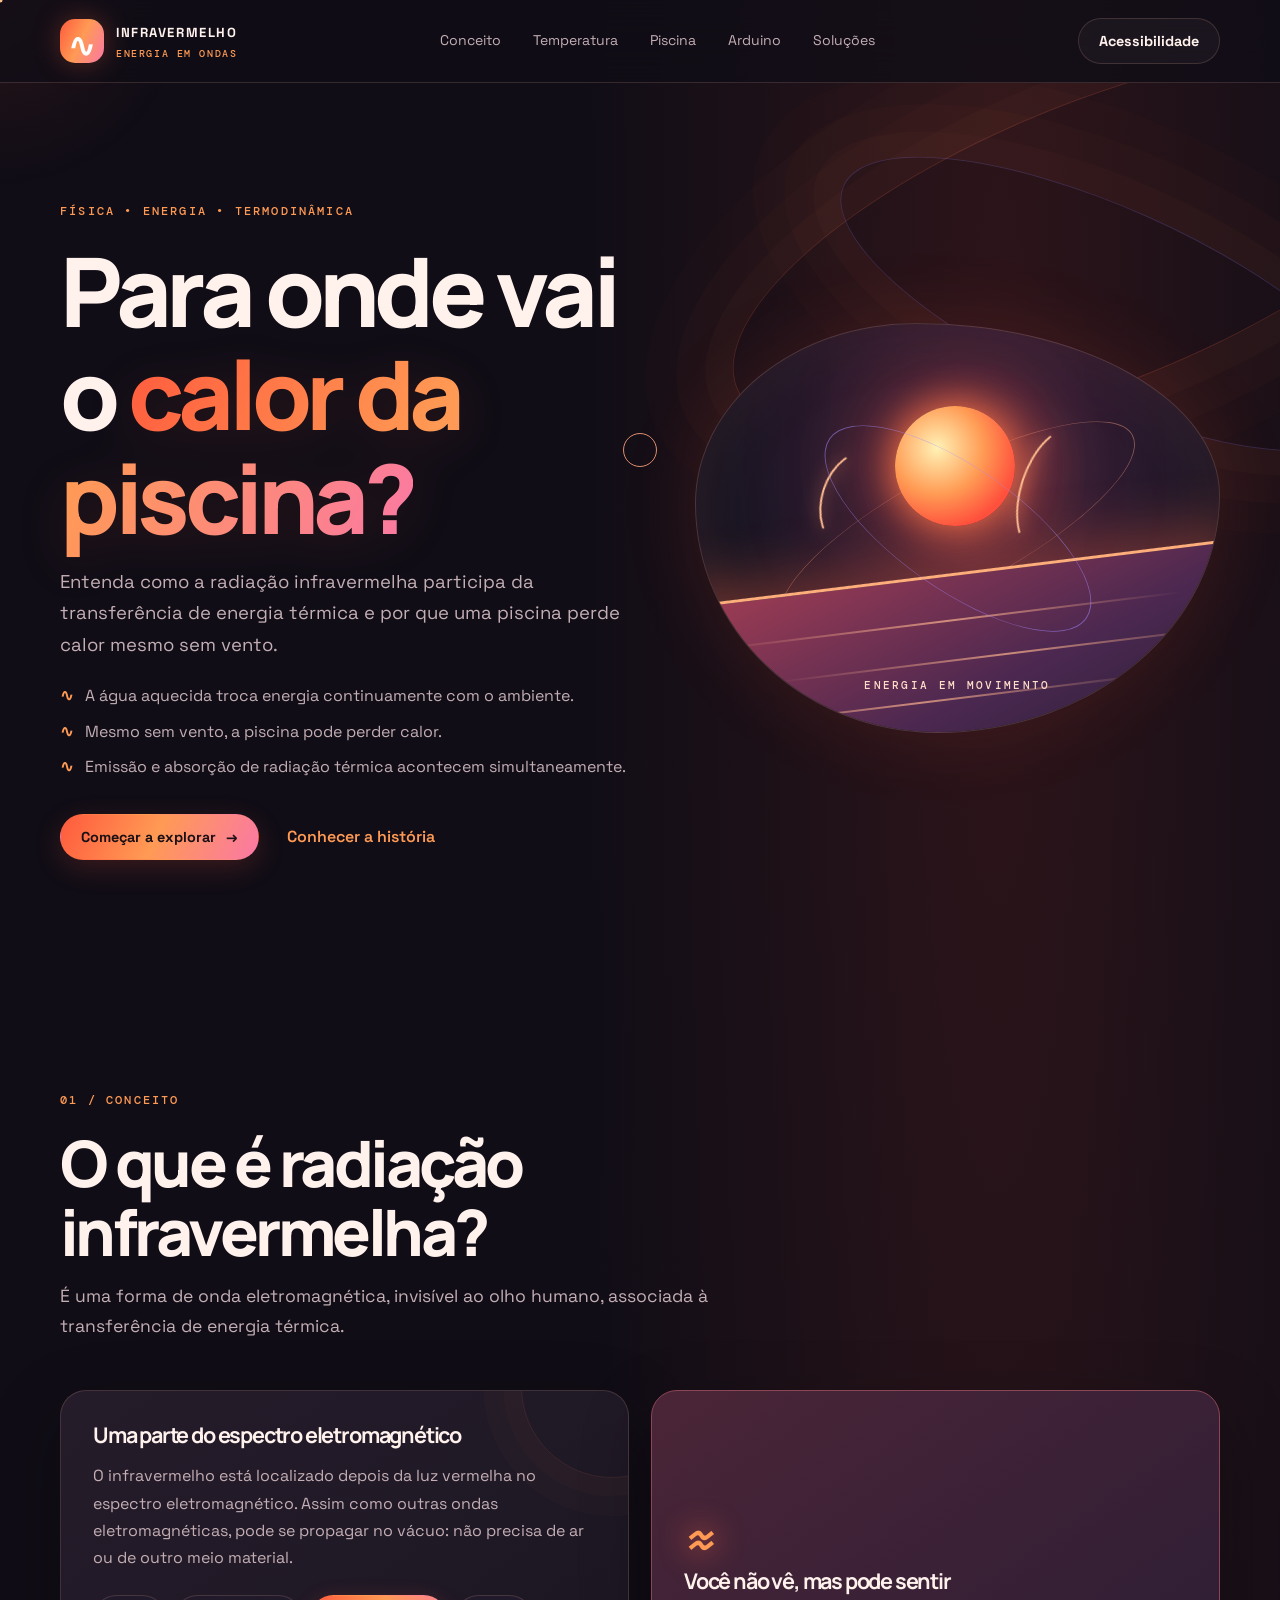
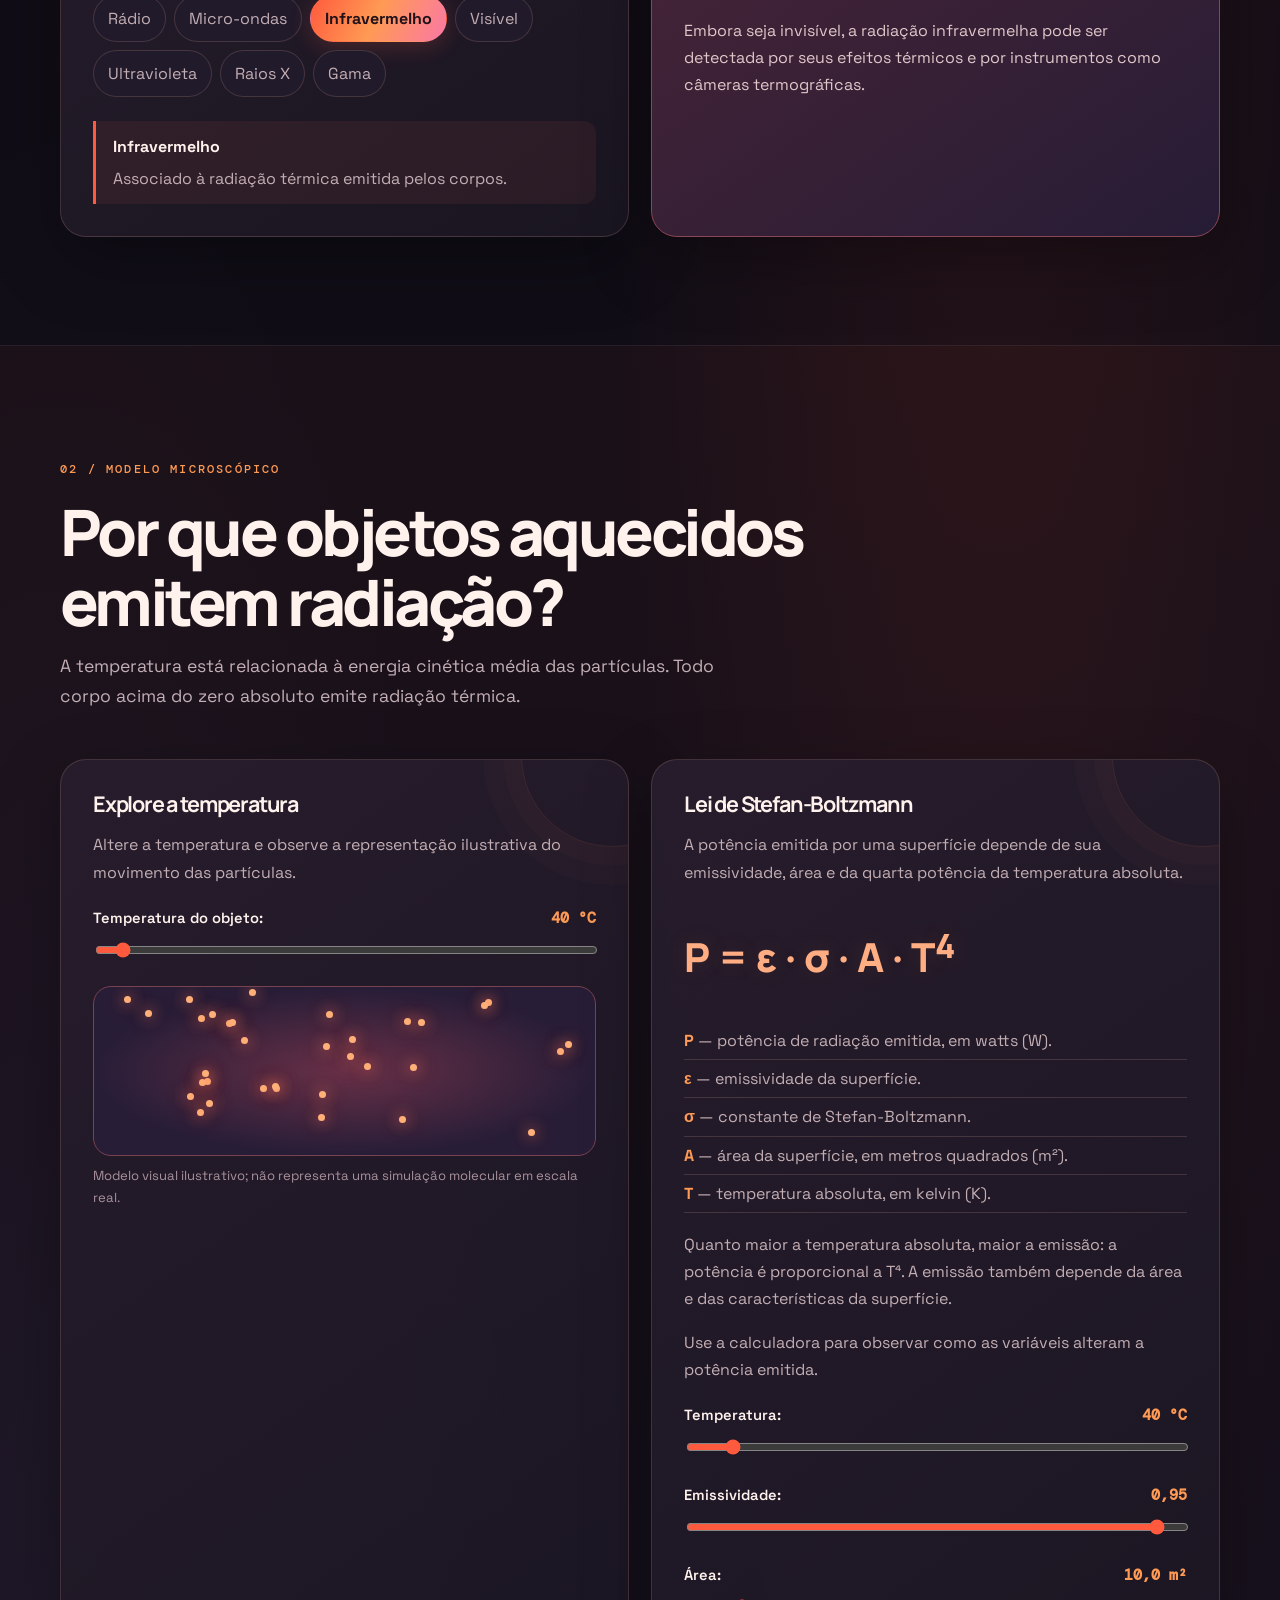
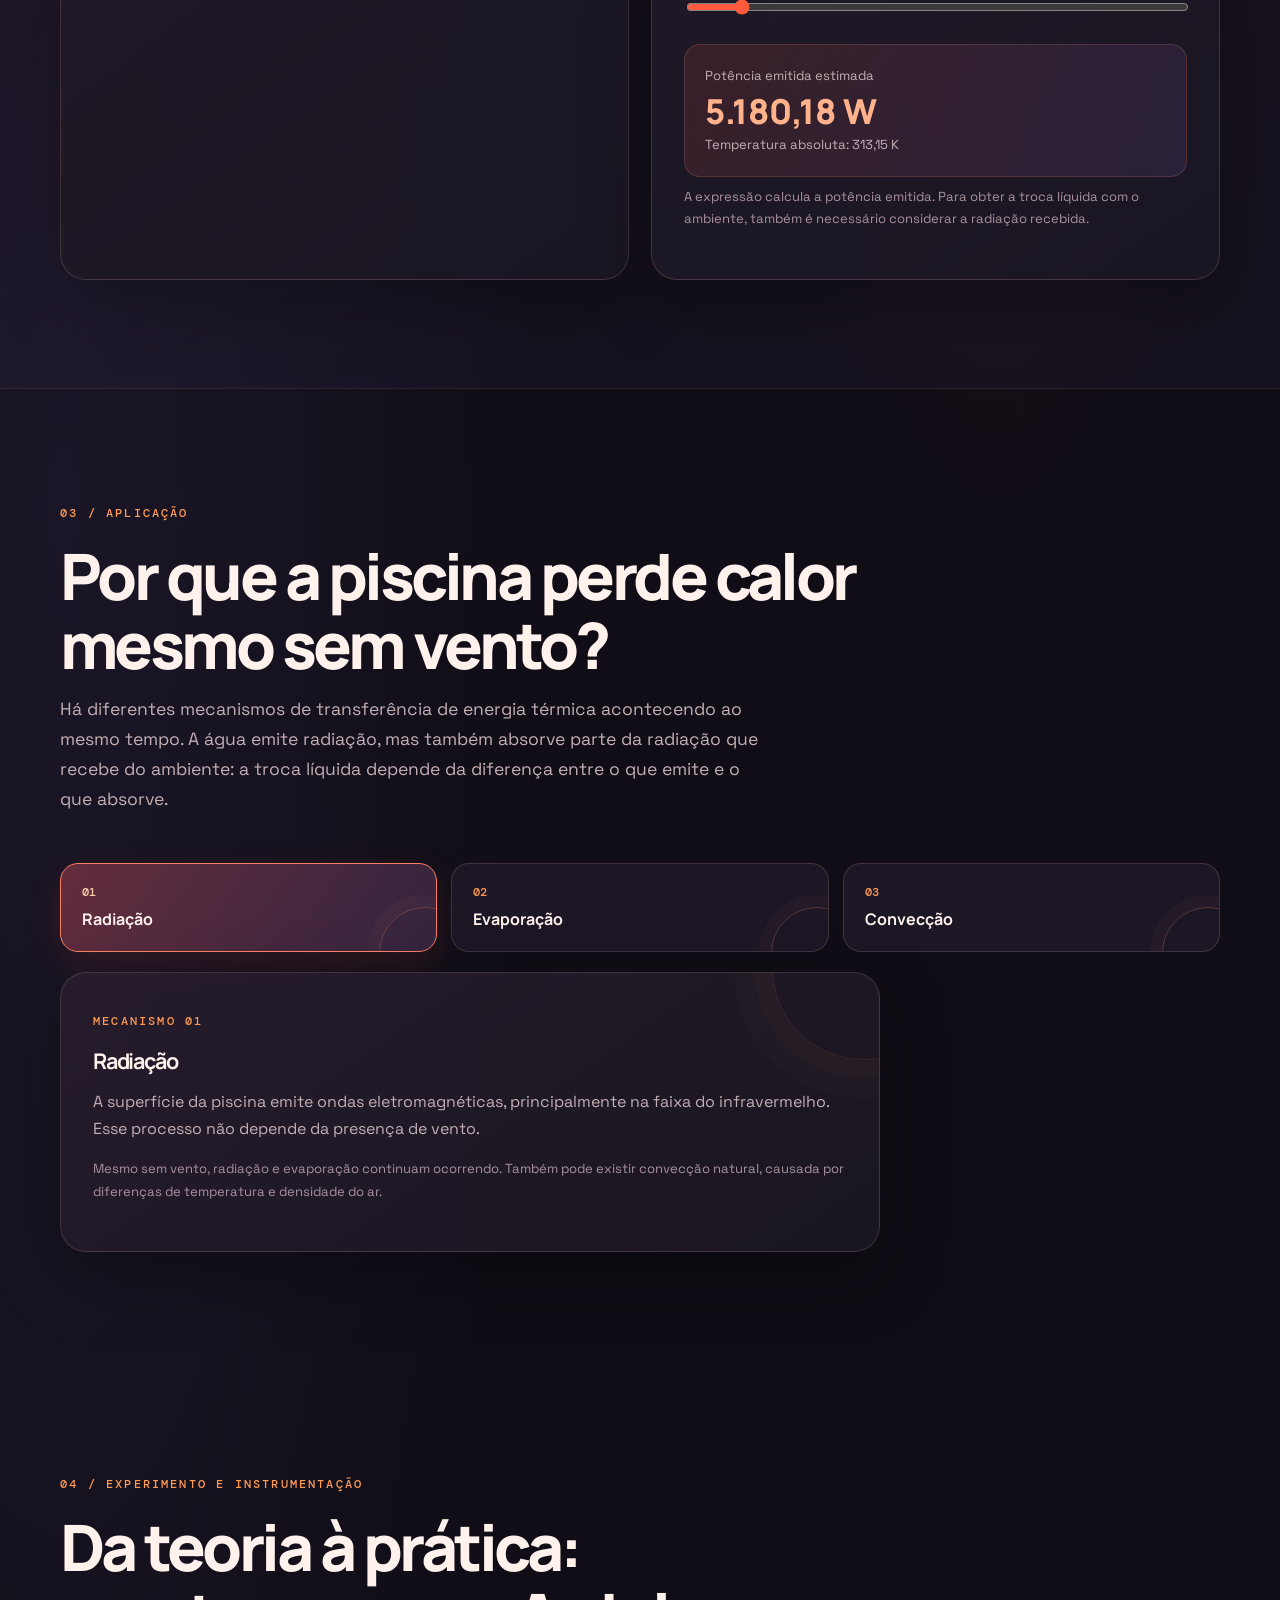
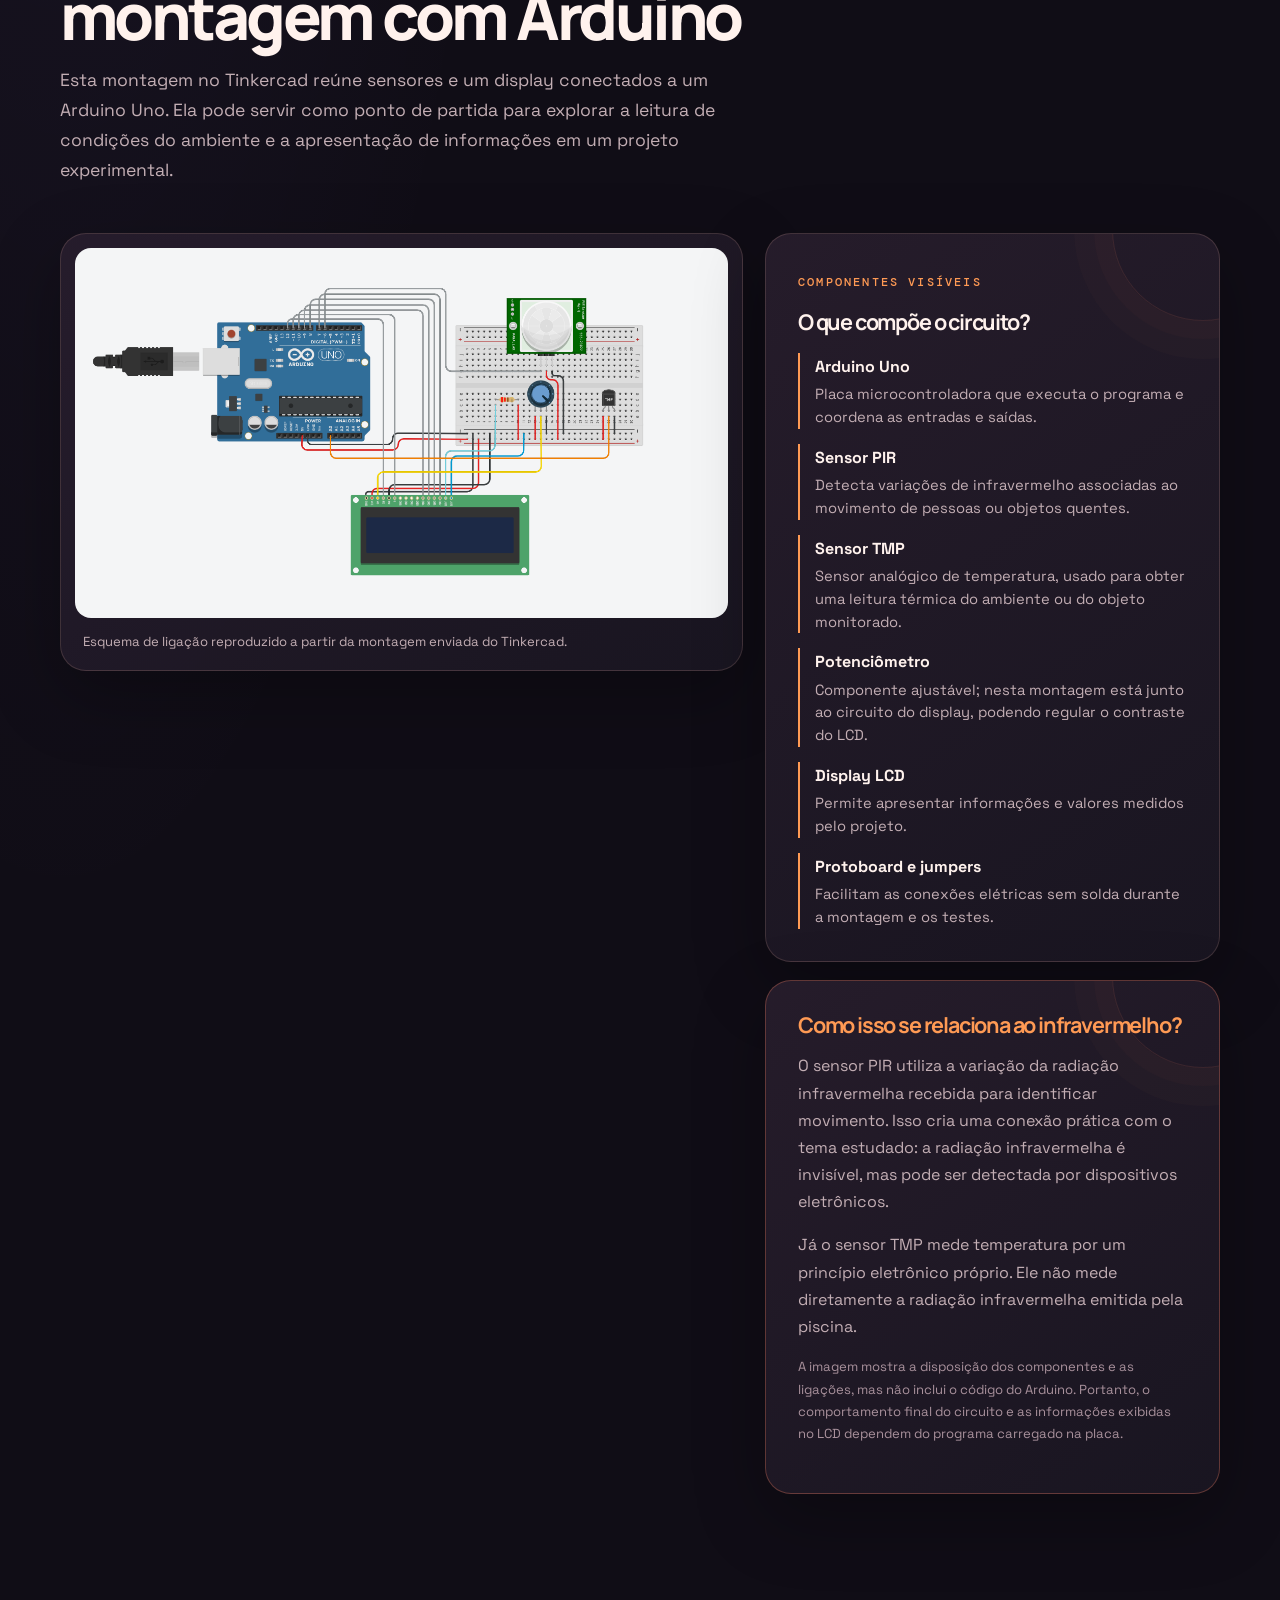
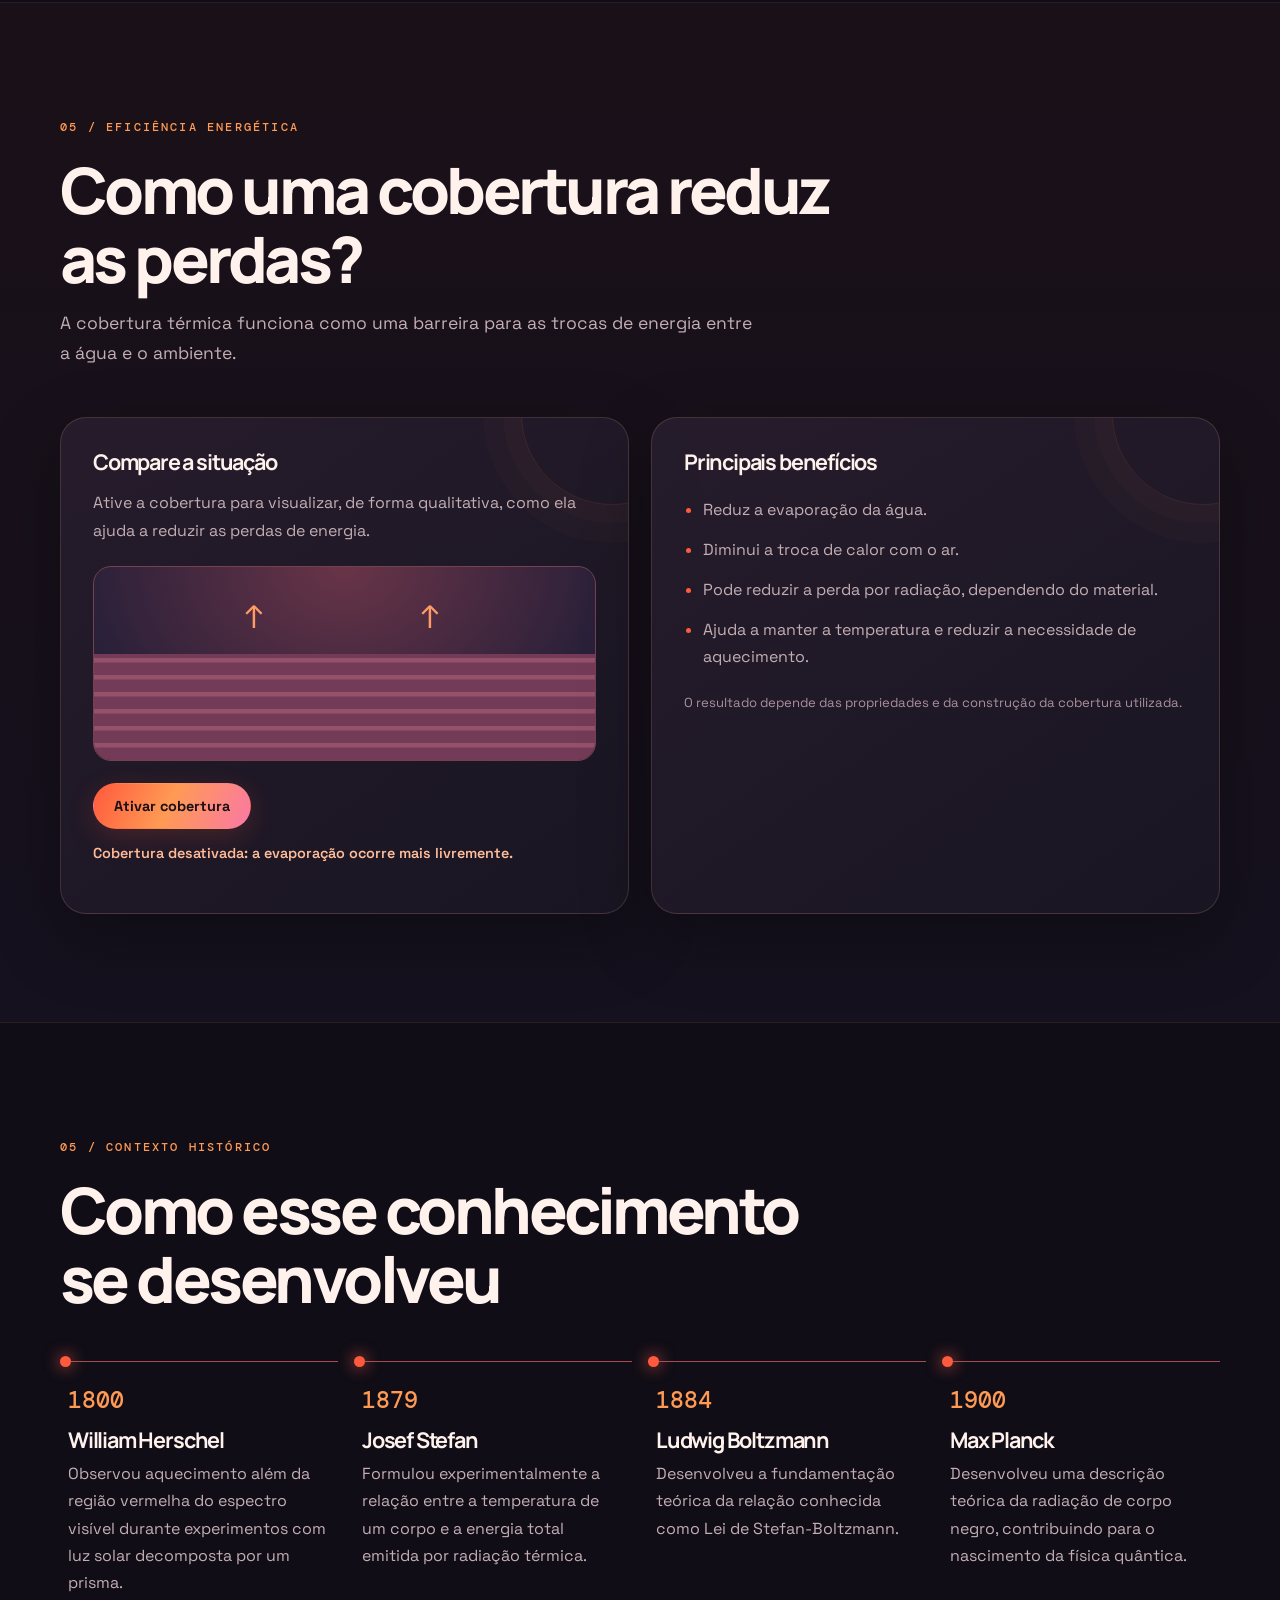
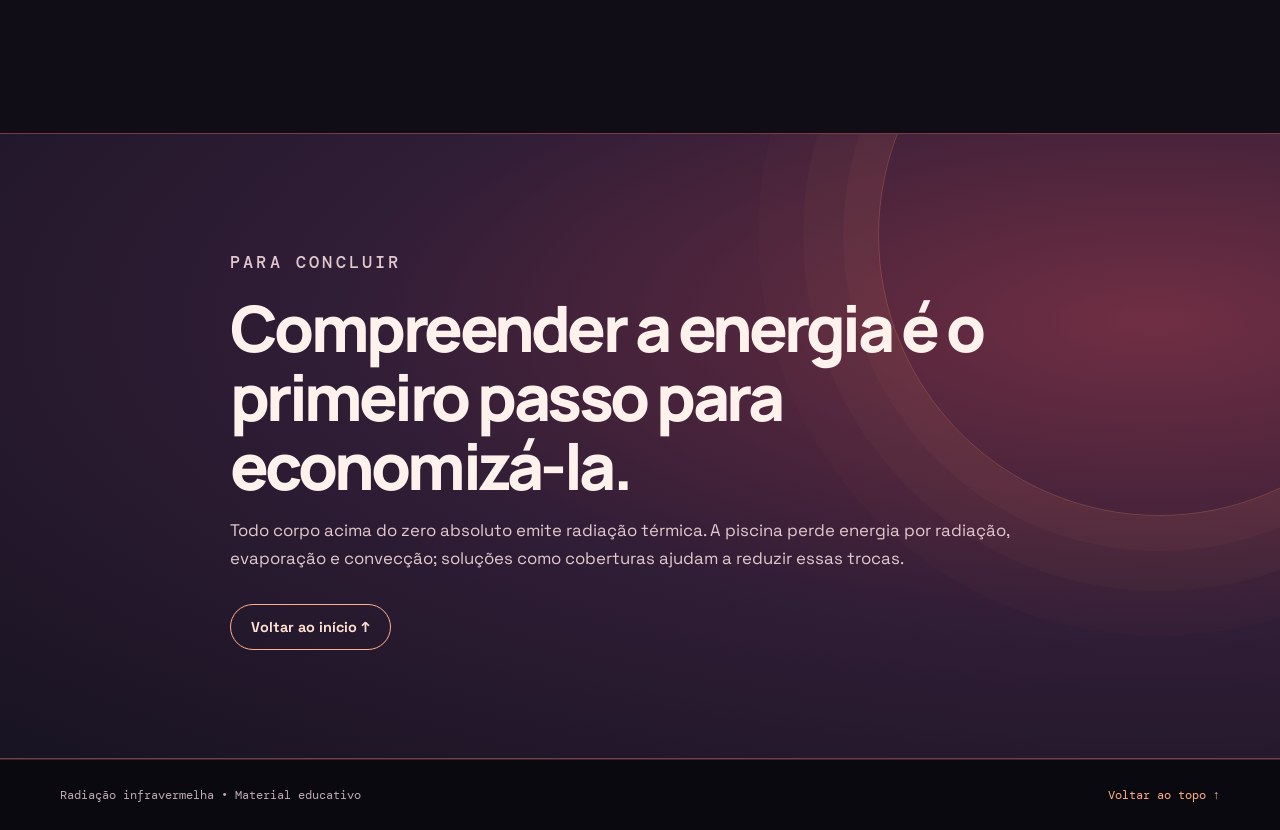
<file: index (2).html>
<!doctype html>
<html lang="pt-BR">
<head>
  <meta charset="utf-8">
  <meta name="viewport" content="width=device-width, initial-scale=1">
  <meta name="theme-color" content="#100d16">
  <meta name="description" content="Site educativo e interativo sobre radiação infravermelha e transferência de energia térmica.">
  <title>Infravermelho — Energia em ondas</title>
  <link rel="stylesheet" href="style.css">
  <script src="script.js" defer></script>
</head>
<body>
  <div class="scroll-progress" aria-hidden="true"><span id="scrollProgress"></span></div>
  <div class="cursor-glow" aria-hidden="true"></div>
  <div class="cursor-dot" aria-hidden="true"></div>
  <div class="cursor-ring" aria-hidden="true"></div>
  <a class="skip-link" href="#conteudo">Pular para o conteúdo</a>
  <header class="site-header">
    <div class="container header-inner">
      <a class="brand" href="#inicio" aria-label="Radiação infravermelha, página inicial">
        <span class="brand-mark" aria-hidden="true">∿</span><span>INFRAVERMELHO <b>ENERGIA EM ONDAS</b></span>
      </a>
      <nav aria-label="Navegação principal">
        <a href="#conceito">Conceito</a><a href="#temperatura">Temperatura</a>
        <a href="#piscina">Piscina</a><a href="#arduino">Arduino</a><a href="#solucoes">Soluções</a>
      </nav>
      <div class="header-tools"><button class="button button-outline" id="accessOpen" type="button" aria-haspopup="dialog">Acessibilidade</button></div>
    </div>
  </header>

  <main id="conteudo">
    <section class="hero" id="inicio">
      <div class="container hero-grid">
        <div>
          <p class="eyebrow">FÍSICA • ENERGIA • TERMODINÂMICA</p>
          <h1>Para onde vai o <span>calor da piscina?</span></h1>
          <p class="hero-copy">Entenda como a radiação infravermelha participa da transferência de energia térmica e por que uma piscina perde calor mesmo sem vento.</p>
          <ul class="hero-points"><li>A água aquecida troca energia continuamente com o ambiente.</li><li>Mesmo sem vento, a piscina pode perder calor.</li><li>Emissão e absorção de radiação térmica acontecem simultaneamente.</li></ul>
          <div class="hero-actions">
            <a class="button" href="#conceito">Começar a explorar <span aria-hidden="true">→</span></a>
            <a class="text-link" href="#linha-do-tempo">Conhecer a história</a>
          </div>
        </div>
        <div class="hero-visual" role="img" aria-label="Ilustração de uma piscina aquecida com ondas de calor">
          <div class="sun"></div><div class="pool"><span></span><span></span><span></span></div>
          <div class="heat-wave wave-one"></div><div class="heat-wave wave-two"></div>
          <p>ENERGIA EM MOVIMENTO</p>
        </div>
      </div>
    </section>

    <section class="section" id="conceito">
      <div class="container">
        <div class="section-heading"><p class="eyebrow">01 / CONCEITO</p><h2>O que é radiação infravermelha?</h2>
          <p>É uma forma de onda eletromagnética, invisível ao olho humano, associada à transferência de energia térmica.</p></div>
        <div class="two-column">
          <article class="panel">
            <h3>Uma parte do espectro eletromagnético</h3>
            <p>O infravermelho está localizado depois da luz vermelha no espectro eletromagnético. Assim como outras ondas eletromagnéticas, pode se propagar no vácuo: não precisa de ar ou de outro meio material.</p>
            <div class="spectrum" aria-label="Faixas do espectro eletromagnético">
              <button data-spectrum="Rádio" type="button">Rádio</button>
              <button data-spectrum="Micro-ondas" type="button">Micro-ondas</button>
              <button data-spectrum="Infravermelho" class="active" type="button" aria-pressed="true">Infravermelho</button>
              <button data-spectrum="Visível" type="button">Visível</button>
              <button data-spectrum="Ultravioleta" type="button">Ultravioleta</button>
              <button data-spectrum="Raios X" type="button">Raios X</button>
              <button data-spectrum="Gama" type="button">Gama</button>
            </div>
            <div class="spectrum-detail" aria-live="polite"><strong id="spectrumTitle">Infravermelho</strong><p id="spectrumText">Associado à radiação térmica emitida pelos corpos.</p></div>
          </article>
          <aside class="fact-card"><span class="fact-icon" aria-hidden="true">≈</span><h3>Você não vê, mas pode sentir</h3><p>Embora seja invisível, a radiação infravermelha pode ser detectada por seus efeitos térmicos e por instrumentos como câmeras termográficas.</p></aside>
        </div>
      </div>
    </section>

    <section class="section section-tint" id="temperatura">
      <div class="container">
        <div class="section-heading"><p class="eyebrow">02 / MODELO MICROSCÓPICO</p><h2>Por que objetos aquecidos emitem radiação?</h2>
          <p>A temperatura está relacionada à energia cinética média das partículas. Todo corpo acima do zero absoluto emite radiação térmica.</p></div>
        <div class="two-column">
          <article class="panel">
            <h3>Explore a temperatura</h3>
            <p>Altere a temperatura e observe a representação ilustrativa do movimento das partículas.</p>
            <label class="range-label" for="particleTemp">Temperatura do objeto: <output id="particleOutput">40 °C</output></label>
            <input id="particleTemp" type="range" min="20" max="500" value="40">
            <div class="particle-scene" id="particleScene" role="img" aria-label="Animação ilustrativa de partículas em movimento"></div>
            <p class="small-note">Modelo visual ilustrativo; não representa uma simulação molecular em escala real.</p>
          </article>
          <article class="panel">
            <h3>Lei de Stefan-Boltzmann</h3>
            <p>A potência emitida por uma superfície depende de sua emissividade, área e da quarta potência da temperatura absoluta.</p>
            <div class="formula" aria-label="P igual a épsilon vezes sigma vezes A vezes T elevado à quarta">P = ε · σ · A · T<sup>4</sup></div>
            <ul class="formula-definitions">
              <li><strong>P</strong> — potência de radiação emitida, em watts (W).</li>
              <li><strong>ε</strong> — emissividade da superfície.</li>
              <li><strong>σ</strong> — constante de Stefan-Boltzmann.</li>
              <li><strong>A</strong> — área da superfície, em metros quadrados (m²).</li>
              <li><strong>T</strong> — temperatura absoluta, em kelvin (K).</li>
            </ul>
            <p>Quanto maior a temperatura absoluta, maior a emissão: a potência é proporcional a T⁴. A emissão também depende da área e das características da superfície.</p>
            <p>Use a calculadora para observar como as variáveis alteram a potência emitida.</p>
            <label class="range-label" for="calcTemp">Temperatura: <output id="calcTempOut">40 °C</output></label>
            <input id="calcTemp" type="range" min="0" max="500" value="40">
            <label class="range-label" for="emissivity">Emissividade: <output id="emissivityOut">0,95</output></label>
            <input id="emissivity" type="range" min="0" max="1" step="0.01" value="0.95">
            <label class="range-label" for="area">Área: <output id="areaOut">10 m²</output></label>
            <input id="area" type="range" min="0.1" max="100" step="0.1" value="10">
            <div class="result" aria-live="polite"><span>Potência emitida estimada</span><strong id="powerOut">—</strong><small id="kelvinOut">Temperatura absoluta: 313,15 K</small></div>
            <p class="small-note">A expressão calcula a potência emitida. Para obter a troca líquida com o ambiente, também é necessário considerar a radiação recebida.</p>
          </article>
        </div>
      </div>
    </section>

    <section class="section" id="piscina">
      <div class="container">
        <div class="section-heading"><p class="eyebrow">03 / APLICAÇÃO</p><h2>Por que a piscina perde calor mesmo sem vento?</h2>
          <p>Há diferentes mecanismos de transferência de energia térmica acontecendo ao mesmo tempo. A água emite radiação, mas também absorve parte da radiação que recebe do ambiente: a troca líquida depende da diferença entre o que emite e o que absorve.</p></div>
        <div class="mechanisms" role="group" aria-label="Mecanismos de perda de calor">
          <button class="mechanism active" type="button" data-mechanism="radiacao" aria-pressed="true"><span>01</span> Radiação</button>
          <button class="mechanism" type="button" data-mechanism="evaporacao" aria-pressed="false"><span>02</span> Evaporação</button>
          <button class="mechanism" type="button" data-mechanism="conveccao" aria-pressed="false"><span>03</span> Convecção</button>
        </div>
        <article class="panel mechanism-detail" aria-live="polite">
          <p class="eyebrow" id="mechanismKicker">MECANISMO 01</p><h3 id="mechanismTitle">Radiação</h3>
          <p id="mechanismText">A superfície da piscina emite ondas eletromagnéticas, principalmente na faixa do infravermelho. Esse processo não depende da presença de vento.</p>
          <p class="small-note">Mesmo sem vento, radiação e evaporação continuam ocorrendo. Também pode existir convecção natural, causada por diferenças de temperatura e densidade do ar.</p>
        </article>
      </div>
    </section>


    <section class="section arduino-section" id="arduino">
      <div class="container">
        <div class="section-heading">
          <p class="eyebrow">04 / EXPERIMENTO E INSTRUMENTAÇÃO</p>
          <h2>Da teoria à prática: montagem com Arduino</h2>
          <p>Esta montagem no Tinkercad reúne sensores e um display conectados a um Arduino Uno. Ela pode servir como ponto de partida para explorar a leitura de condições do ambiente e a apresentação de informações em um projeto experimental.</p>
        </div>
        <div class="arduino-layout">
          <figure class="arduino-figure">
            <img src="arduino-montagem-tinkercad.png" alt="Montagem no Tinkercad com Arduino Uno conectado a uma protoboard, sensor PIR de movimento, sensor de temperatura TMP, potenciômetro e display LCD por fios de ligação." loading="lazy">
            <figcaption>Esquema de ligação reproduzido a partir da montagem enviada do Tinkercad.</figcaption>
          </figure>
          <div class="arduino-info">
            <article class="panel">
              <p class="eyebrow">COMPONENTES VISÍVEIS</p>
              <h3>O que compõe o circuito?</h3>
              <ul class="component-list">
                <li><strong>Arduino Uno</strong><span>Placa microcontroladora que executa o programa e coordena as entradas e saídas.</span></li>
                <li><strong>Sensor PIR</strong><span>Detecta variações de infravermelho associadas ao movimento de pessoas ou objetos quentes.</span></li>
                <li><strong>Sensor TMP</strong><span>Sensor analógico de temperatura, usado para obter uma leitura térmica do ambiente ou do objeto monitorado.</span></li>
                <li><strong>Potenciômetro</strong><span>Componente ajustável; nesta montagem está junto ao circuito do display, podendo regular o contraste do LCD.</span></li>
                <li><strong>Display LCD</strong><span>Permite apresentar informações e valores medidos pelo projeto.</span></li>
                <li><strong>Protoboard e jumpers</strong><span>Facilitam as conexões elétricas sem solda durante a montagem e os testes.</span></li>
              </ul>
            </article>
            <article class="panel arduino-connection-note">
              <h3>Como isso se relaciona ao infravermelho?</h3>
              <p>O sensor PIR utiliza a variação da radiação infravermelha recebida para identificar movimento. Isso cria uma conexão prática com o tema estudado: a radiação infravermelha é invisível, mas pode ser detectada por dispositivos eletrônicos.</p>
              <p>Já o sensor TMP mede temperatura por um princípio eletrônico próprio. Ele não mede diretamente a radiação infravermelha emitida pela piscina.</p>
              <p class="small-note">A imagem mostra a disposição dos componentes e as ligações, mas não inclui o código do Arduino. Portanto, o comportamento final do circuito e as informações exibidas no LCD dependem do programa carregado na placa.</p>
            </article>
          </div>
        </div>
      </div>
    </section>

    <section class="section section-tint" id="solucoes">
      <div class="container">
        <div class="section-heading"><p class="eyebrow">05 / EFICIÊNCIA ENERGÉTICA</p><h2>Como uma cobertura reduz as perdas?</h2>
          <p>A cobertura térmica funciona como uma barreira para as trocas de energia entre a água e o ambiente.</p></div>
        <div class="two-column">
          <article class="panel">
            <h3>Compare a situação</h3>
            <p>Ative a cobertura para visualizar, de forma qualitativa, como ela ajuda a reduzir as perdas de energia.</p>
            <div class="pool-demo" id="poolDemo" aria-label="Ilustração de piscina sem cobertura">
              <div class="demo-water"></div><div class="demo-cover" aria-hidden="true"></div>
              <span class="loss loss-a" aria-hidden="true">↑</span><span class="loss loss-b" aria-hidden="true">↑</span>
            </div>
            <button class="button" id="coverToggle" type="button" aria-pressed="false">Ativar cobertura</button>
            <p class="status" id="coverStatus" aria-live="polite">Cobertura desativada: a evaporação ocorre mais livremente.</p>
          </article>
          <article class="panel">
            <h3>Principais benefícios</h3>
            <ul class="check-list"><li>Reduz a evaporação da água.</li><li>Diminui a troca de calor com o ar.</li><li>Pode reduzir a perda por radiação, dependendo do material.</li><li>Ajuda a manter a temperatura e reduzir a necessidade de aquecimento.</li></ul>
            <p class="small-note">O resultado depende das propriedades e da construção da cobertura utilizada.</p>
          </article>
        </div>
      </div>
    </section>

    <section class="section" id="linha-do-tempo">
      <div class="container">
        <div class="section-heading"><p class="eyebrow">05 / CONTEXTO HISTÓRICO</p><h2>Como esse conhecimento se desenvolveu</h2></div>
        <div class="timeline">
          <article><span>1800</span><h3>William Herschel</h3><p>Observou aquecimento além da região vermelha do espectro visível durante experimentos com luz solar decomposta por um prisma.</p></article>
          <article><span>1879</span><h3>Josef Stefan</h3><p>Formulou experimentalmente a relação entre a temperatura de um corpo e a energia total emitida por radiação térmica.</p></article>
          <article><span>1884</span><h3>Ludwig Boltzmann</h3><p>Desenvolveu a fundamentação teórica da relação conhecida como Lei de Stefan-Boltzmann.</p></article>
          <article><span>1900</span><h3>Max Planck</h3><p>Desenvolveu uma descrição teórica da radiação de corpo negro, contribuindo para o nascimento da física quântica.</p></article>
        </div>
      </div>
    </section>

    <section class="section conclusion">
      <div class="container conclusion-inner"><p class="eyebrow">PARA CONCLUIR</p><h2>Compreender a energia é o primeiro passo para economizá-la.</h2>
        <p>Todo corpo acima do zero absoluto emite radiação térmica. A piscina perde energia por radiação, evaporação e convecção; soluções como coberturas ajudam a reduzir essas trocas.</p>
        <a class="button button-light" href="#inicio">Voltar ao início ↑</a>
      </div>
    </section>
  </main>

  <footer class="site-footer"><div class="container"><span>Radiação infravermelha • Material educativo</span><a href="#inicio">Voltar ao topo ↑</a></div></footer>

  <dialog id="accessDialog" aria-labelledby="accessTitle">
    <div class="dialog-head"><h2 id="accessTitle">Acessibilidade</h2><button id="accessClose" class="close-button" type="button" aria-label="Fechar painel">×</button></div>
    <p>Personalize a leitura. Os controles também podem ser utilizados pelo teclado.</p>
    <div class="access-actions">
      <button type="button" id="fontDown">A− Diminuir texto</button><button type="button" id="fontUp">A+ Aumentar texto</button>
      <button type="button" id="themeToggle" aria-pressed="true"><span id="themeIcon" aria-hidden="true">☼</span> <span id="themeLabel">Alternar para modo claro</span></button>
      <button type="button" id="contrastToggle" aria-pressed="false">Alto contraste</button>
      <button type="button" id="motionToggle" aria-pressed="false">Reduzir animações</button>
      <button type="button" id="readingToggle" aria-pressed="false">Destacar leitura</button>
      <button type="button" id="resetAccess">Restaurar padrão</button>
    </div>
    <p class="small-note">VLibras: utilize o botão flutuante para acessar a tradução automática de conteúdos selecionados. Vídeos em Libras podem ser adicionados nas áreas indicadas no código.</p>
  </dialog>

  <!-- Estrutura preparada para vídeos em Libras: substitua o comentário pelo vídeo correspondente.
       Exemplo: <video controls preload="none" aria-label="Tradução em Libras do conteúdo desta seção"><source src="videos/conceito-libras.mp4" type="video/mp4"></video> -->
  <div vw class="enabled"><div vw-access-button class="active"></div><div vw-plugin-wrapper><div class="vw-plugin-top-wrapper"></div></div></div>
  <script src="https://vlibras.gov.br/app/vlibras-plugin.js"></script>
  <script>window.addEventListener("load",function(){if(window.VLibras) new window.VLibras.Widget("https://vlibras.gov.br/app");});</script>
</body>
</html>
</file>
<file: style.css>
@import url('https://fonts.googleapis.com/css2?family=DM+Mono:wght@400;500&family=Manrope:wght@400;500;600;700;800&family=Space+Grotesk:wght@400;500;600;700&display=swap');
:root{color-scheme:dark;--base:16px;--bg:#100d16;--bg-2:#17111e;--surface:#1d1725;--surface-2:#261b2a;--ink:#fff2ed;--muted:#c3aeb4;--line:rgba(255,190,174,.16);--hot:#ff5a3d;--orange:#ff9a54;--pink:#fa78a5;--violet:#a58aff;--cyan:#7ce4dc;--shadow:0 24px 70px rgba(0,0,0,.28);--gradient:linear-gradient(115deg,var(--hot),var(--orange) 48%,var(--pink))}
*{box-sizing:border-box}html{font-size:var(--base);scroll-behavior:smooth;scroll-padding-top:100px}
body{margin:0;background:var(--bg);color:var(--ink);font-family:"Space Grotesk",sans-serif;line-height:1.7;overflow-x:hidden;background-image:radial-gradient(ellipse at 78% 5%,rgba(250,75,54,.12),transparent 30%),radial-gradient(ellipse at 5% 42%,rgba(165,138,255,.07),transparent 28%)}
body:before{content:"";position:fixed;inset:0;pointer-events:none;z-index:-1;opacity:.17;background-image:linear-gradient(rgba(255,255,255,.025) 1px,transparent 1px),linear-gradient(90deg,rgba(255,255,255,.025) 1px,transparent 1px);background-size:58px 58px;mask-image:linear-gradient(to bottom,black,transparent 85%)}
h1,h2,h3{font-family:Manrope,sans-serif;line-height:1.08;letter-spacing:-.055em;margin:0 0 1rem}h1{font-size:clamp(3.2rem,7.5vw,7rem);max-width:820px;font-weight:800}h2{font-size:clamp(2.25rem,5vw,4.2rem);font-weight:800}h3{font-size:1.35rem;font-weight:700}p{margin:.55rem 0 1rem;color:var(--muted)}a{color:inherit}button,input{font:inherit}
.container{width:min(1160px,calc(100% - 48px));margin:auto}.skip-link{position:absolute;left:12px;top:-70px;background:var(--ink);color:var(--bg);padding:12px;z-index:2000}.skip-link:focus{top:12px}
.site-header{position:sticky;top:0;z-index:100;background:rgba(16,13,22,.78);border-bottom:1px solid var(--line);backdrop-filter:blur(22px)}.header-inner{min-height:82px;display:flex;align-items:center;justify-content:space-between;gap:28px}
.brand{display:flex;align-items:center;gap:12px;text-decoration:none;font-size:.82rem;letter-spacing:.12em;font-weight:700}.brand b{display:block;color:var(--orange);font:500 .62rem "DM Mono",monospace;letter-spacing:.16em;margin-top:2px}.brand-mark{display:grid;place-items:center;width:44px;height:44px;border-radius:15px;color:#fff;background:var(--gradient);font-size:2rem;box-shadow:0 0 28px #ff68444a}
nav{display:flex;gap:clamp(14px,2.5vw,34px)}nav a{color:var(--muted);text-decoration:none;font-size:.88rem;transition:color .2s}nav a:hover{color:var(--orange)}.header-tools{display:flex;align-items:center;gap:10px}
.button,.button-outline{display:inline-flex;align-items:center;justify-content:center;gap:10px;padding:13px 20px;border:1px solid transparent;border-radius:999px;background:var(--gradient);color:#1a1016;text-decoration:none;font:700 .9rem "Space Grotesk",sans-serif;cursor:pointer;box-shadow:0 8px 28px rgba(255,90,61,.18);transition:transform .22s,box-shadow .22s,filter .22s}
.button:hover,.button-outline:hover{transform:translateY(-3px);box-shadow:0 14px 36px rgba(255,90,61,.28);filter:saturate(1.12)}.button:active,.button-outline:active{transform:scale(.96)}.button-outline{background:rgba(255,255,255,.035);border-color:var(--line);color:var(--ink);box-shadow:none}.text-link{font-weight:600;color:var(--orange);text-decoration:none}.text-link:hover{text-decoration:underline}
.hero{position:relative;padding:112px 0 116px;overflow:hidden;isolation:isolate}.hero:before,.hero:after{content:"";position:absolute;z-index:-1;pointer-events:none;border:1px solid rgba(255,116,83,.2);border-radius:50%;width:780px;height:280px;right:-210px;top:2%;transform:rotate(-22deg);box-shadow:0 0 0 28px rgba(255,116,83,.025),0 0 0 58px rgba(255,116,83,.02),0 0 0 90px rgba(255,116,83,.015)}.hero:after{width:580px;height:190px;right:-120px;top:14%;border-color:rgba(165,138,255,.2);transform:rotate(24deg)}
.hero-grid{display:grid;grid-template-columns:1.05fr .95fr;align-items:center;gap:55px}.eyebrow{font:500 .72rem "DM Mono",monospace;letter-spacing:.19em;color:var(--orange);margin-bottom:20px;text-transform:uppercase}
.hero h1 span{display:inline;background:var(--gradient);background-clip:text;-webkit-background-clip:text;color:transparent;filter:drop-shadow(0 8px 24px rgba(255,90,61,.12))}.hero-copy{font-size:1.16rem;max-width:610px}.hero-actions{display:flex;align-items:center;gap:28px;margin-top:34px}
.hero-visual{height:410px;position:relative;overflow:hidden;border:1px solid rgba(255,160,128,.23);border-radius:42% 58% 54% 46% / 44% 42% 58% 56%;background:radial-gradient(circle at 54% 35%,#673044 0,#321e35 28%,#171522 67%);box-shadow:0 0 80px rgba(255,81,54,.12),inset 0 0 70px rgba(255,121,93,.1)}
.hero-visual:before,.hero-visual:after{content:"";position:absolute;inset:12%;border:1px solid rgba(255,167,132,.45);border-radius:50%;transform:rotate(-28deg) scaleY(.38);animation:orbit 14s linear infinite}.hero-visual:after{inset:20%;border-color:rgba(165,138,255,.55);transform:rotate(35deg) scaleY(.5);animation-direction:reverse;animation-duration:19s}
.sun{position:absolute;left:38%;top:20%;width:120px;height:120px;border-radius:50%;background:radial-gradient(circle at 35% 35%,#fff2b6,#ff9b54 42%,#ff503d 74%);box-shadow:0 0 40px #ff784a,0 0 100px #ff543d99,0 0 170px #ff543d44;animation:pulse 4s ease-in-out infinite}
.pool{position:absolute;bottom:-4%;left:-5%;right:-5%;height:43%;transform:rotate(-7deg);background:linear-gradient(160deg,#a23d54,#4c2850 60%,#292039);border-top:3px solid #ffad7a;box-shadow:0 -16px 55px #ff674555}.pool span{position:absolute;left:8%;width:82%;height:2px;background:linear-gradient(90deg,transparent,#ffb58e,transparent);opacity:.7}.pool span:nth-child(1){top:25%}.pool span:nth-child(2){top:48%;left:18%}.pool span:nth-child(3){top:70%;left:2%}
.heat-wave{position:absolute;top:31%;left:24%;width:70px;height:100px;border:2px solid transparent;border-left-color:#ffbd91;border-radius:50%;transform:rotate(18deg);filter:drop-shadow(0 0 8px #ff8b67);animation:waveFloat 3s ease-in-out infinite}.wave-two{left:62%;top:25%;height:130px;animation-delay:-1.2s}.hero-visual p{position:absolute;bottom:24px;left:50%;transform:translateX(-50%);white-space:nowrap;color:#ffddc9;font:500 .66rem "DM Mono",monospace;letter-spacing:.22em}
.section{position:relative;padding:108px 0}.section-tint{background:linear-gradient(180deg,rgba(255,91,61,.045),rgba(165,138,255,.035));border-block:1px solid rgba(255,190,174,.07)}.section-heading{max-width:800px;margin-bottom:48px}.section-heading>p:last-child{font-size:1.1rem;max-width:700px}
.two-column{display:grid;grid-template-columns:1fr 1fr;gap:22px;align-items:stretch}.panel,.fact-card{position:relative;overflow:hidden;background:linear-gradient(145deg,rgba(39,29,44,.96),rgba(26,22,34,.96));border:1px solid var(--line);border-radius:26px;padding:32px;box-shadow:var(--shadow)}.panel:after{content:"";position:absolute;right:-75px;top:-95px;width:180px;height:180px;border-radius:50%;border:1px solid rgba(255,130,98,.12);box-shadow:0 0 0 18px rgba(255,130,98,.025),0 0 0 38px rgba(255,130,98,.018);pointer-events:none}
.fact-card{display:flex;flex-direction:column;justify-content:center;background:linear-gradient(145deg,#4b2537,#261c35);border-color:#8a4654}.fact-card p{color:#e0c7c9}.fact-icon{font-size:3.5rem;line-height:1;color:var(--orange);text-shadow:0 0 30px #ff6844}
.spectrum{display:flex;flex-wrap:wrap;gap:8px;margin:24px 0}.spectrum button{border:1px solid var(--line);border-radius:999px;padding:9px 14px;background:#211a2a;color:var(--muted);cursor:pointer;transition:.2s}.spectrum button:hover{border-color:var(--orange);color:var(--ink);transform:translateY(-2px)}.spectrum button.active{background:var(--gradient);border-color:transparent;color:#21121a;font-weight:700;box-shadow:0 5px 22px #ff604733}
.spectrum-detail{border-left:3px solid var(--hot);padding:12px 17px;background:rgba(255,113,82,.07);border-radius:0 12px 12px 0}.spectrum-detail p{margin:4px 0 0}
.range-label{display:flex;justify-content:space-between;gap:15px;margin:20px 0 8px;font-weight:600;font-size:.92rem}.range-label output{color:var(--orange);font-family:"DM Mono",monospace}input[type=range]{width:100%;accent-color:var(--hot);cursor:pointer}
.particle-scene{height:170px;border-radius:18px;position:relative;overflow:hidden;margin-top:20px;background:radial-gradient(ellipse at center,#673047,#281d37 70%);border:1px solid #794251}.particle{position:absolute;width:7px;height:7px;border-radius:50%;background:#ffb078;box-shadow:0 0 14px #ff734d,0 0 26px #ff734d66}.small-note{font-size:.82rem!important;color:#a9919c!important}
.formula{font:800 clamp(1.5rem,4vw,2.5rem) Manrope;color:#ffad82;padding:20px 0;text-shadow:0 0 25px #ff784522}.result{margin-top:20px;padding:20px;border-radius:16px;background:linear-gradient(120deg,rgba(255,89,61,.12),rgba(165,138,255,.1));border:1px solid rgba(255,150,120,.18);display:flex;flex-direction:column}.result span,.result small{color:var(--muted);font-size:.82rem}.result strong{font:800 2.15rem Manrope;color:#ffb28b}
.mechanisms{display:grid;grid-template-columns:repeat(3,1fr);gap:14px;margin-bottom:20px}.mechanism{position:relative;overflow:hidden;border:1px solid var(--line);border-radius:18px;background:var(--surface);padding:21px;text-align:left;font:700 1rem Manrope;color:var(--ink);cursor:pointer;transition:transform .22s,border-color .22s,background .22s}.mechanism:after{content:"";position:absolute;width:90px;height:90px;right:-35px;bottom:-48px;border:1px solid rgba(255,145,108,.25);border-radius:50%;box-shadow:0 0 0 12px rgba(255,145,108,.035)}.mechanism span{display:block;color:var(--orange);font:500 .72rem "DM Mono",monospace;margin-bottom:8px}.mechanism:hover{transform:translateY(-4px);border-color:#ff8b69}.mechanism.active{background:linear-gradient(125deg,#642d3d,#33243e);border-color:#ff8063;box-shadow:0 12px 35px #ff593d1e}.mechanism.active span{color:#ffd2b2}
.mechanism-detail{max-width:820px}.pool-demo{height:195px;border-radius:18px;position:relative;overflow:hidden;margin:22px 0;background:radial-gradient(ellipse at 50% 0%,#693448,#292039 75%);border:1px solid #75414e}.demo-water{position:absolute;bottom:0;height:55%;width:100%;background:repeating-linear-gradient(0deg,#743b58 0 12px,#96516a 13px 17px)}.demo-cover{position:absolute;top:30%;left:4%;width:92%;height:13px;border-radius:10px;background:linear-gradient(90deg,#ffbd8a,#fa7690,#a58aff);opacity:0;transform:translateY(0);transition:.3s;box-shadow:0 0 20px #ff8a6a}.loss{position:absolute;top:12%;font-size:2rem;color:#ff9b64;animation:float 1.8s infinite ease-in-out}.loss-a{left:30%}.loss-b{left:65%;animation-delay:.5s}.pool-demo.covered .demo-cover{opacity:1;top:27%}.pool-demo.covered .loss{opacity:.15;animation:none}
.status{font-weight:600;font-size:.9rem;margin-top:12px;color:#ffbd9a}.check-list{padding-left:1.2rem}.check-list li{padding:.4rem 0;color:var(--muted)}.check-list li::marker{color:var(--hot)}
.timeline{display:grid;grid-template-columns:repeat(4,1fr);gap:16px}.timeline article{position:relative;border-top:1px solid #a54c55;padding:23px 8px 12px}.timeline article:before{content:"";position:absolute;top:-6px;left:0;width:11px;height:11px;border-radius:50%;background:var(--hot);box-shadow:0 0 16px #ff624c}.timeline article span{font:500 1.45rem "DM Mono",monospace;color:var(--orange)}.timeline h3{margin:12px 0 7px}
.conclusion{overflow:hidden;background:radial-gradient(ellipse at 90% 30%,#702e43,#301d36 50%,#171321);border-block:1px solid #7b3948}.conclusion:after{content:"";position:absolute;right:-160px;top:-180px;width:560px;height:560px;border:1px solid #ff9b6640;border-radius:50%;box-shadow:0 0 0 35px #ff9b660a,0 0 0 75px #ff9b6608,0 0 0 120px #ff9b6605;pointer-events:none}.conclusion-inner{position:relative;z-index:1;max-width:820px}.conclusion h2{font-size:clamp(2.2rem,5vw,4.1rem)}.conclusion p{color:#e2c9ce;font-size:1.05rem}.button-light{background:transparent;border-color:#ffb18d;color:#ffe1d1;margin-top:15px;box-shadow:none}
.site-footer{background:#0b0910;color:#bdaab2;padding:27px 0;border-top:1px solid var(--line)}.site-footer .container{display:flex;justify-content:space-between;gap:20px;font:.78rem "DM Mono",monospace}.site-footer a{color:#ffad86;text-decoration:none}
dialog{width:min(560px,calc(100% - 28px));border:1px solid #75414e;border-radius:24px;padding:28px;background:#211827;color:var(--ink);box-shadow:0 30px 100px #000a}dialog::backdrop{background:rgba(7,5,12,.78);backdrop-filter:blur(7px)}.dialog-head{display:flex;justify-content:space-between;align-items:center}.dialog-head h2{font-size:1.8rem;margin:0}.close-button{border:0;background:transparent;color:var(--ink);font-size:2rem;cursor:pointer}
.access-actions{display:grid;grid-template-columns:1fr 1fr;gap:10px;margin:22px 0}.access-actions button{border:1px solid var(--line);border-radius:13px;background:#2a2030;padding:13px;color:var(--ink);font:600 .88rem "Space Grotesk";cursor:pointer;transition:.2s}.access-actions button:hover{border-color:var(--orange);background:#3a2633;transform:translateY(-2px)}.access-actions button[aria-pressed=true]{background:linear-gradient(110deg,#773746,#492d4c);border-color:#ff9672}
.high-contrast{--ink:#fff;--muted:#fff;--line:#fff;--surface:#000;--surface-2:#000}.high-contrast .panel,.high-contrast .fact-card,.high-contrast .mechanism{border:2px solid #fff}.reading-mode p,.reading-mode li{line-height:2;letter-spacing:.025em}.reduce-motion *,.reduce-motion *:before,.reduce-motion *:after{animation:none!important;transition:none!important;scroll-behavior:auto!important}
.scroll-progress{position:fixed;inset:0 auto auto 0;width:100%;height:3px;z-index:1200;pointer-events:none}.scroll-progress span{display:block;width:0;height:100%;background:var(--gradient);box-shadow:0 0 14px #ff6a52}
.cursor-glow{position:fixed;left:0;top:0;width:380px;height:380px;border-radius:50%;pointer-events:none;z-index:0;opacity:0;transform:translate(-50%,-50%);background:radial-gradient(circle,rgba(255,89,61,.13),rgba(255,89,61,.045) 38%,transparent 70%);transition:opacity .25s}
.cursor-dot,.cursor-ring{position:fixed;left:0;top:0;pointer-events:none;border-radius:50%;z-index:1300;opacity:0;transform:translate(-50%,-50%)}.cursor-dot{width:5px;height:5px;background:#ffc08f}.cursor-ring{width:34px;height:34px;border:1px solid rgba(255,164,125,.85);transition:width .22s,height .22s,border-color .22s,background .22s}body.cursor-active .cursor-glow,body.cursor-active .cursor-dot,body.cursor-active .cursor-ring{opacity:1}body.cursor-hover .cursor-ring{width:56px;height:56px;border-color:var(--cyan);background:#7ce4dc12}
@media(hover:hover) and (pointer:fine){body.cursor-active,a,button{cursor:none}}
.interactive-card{transform-style:preserve-3d;will-change:transform;transition:transform .22s,box-shadow .22s,border-color .22s}.interactive-card:hover{box-shadow:0 28px 65px rgba(0,0,0,.42);border-color:#ff906c88}
.reveal-ready .reveal{opacity:0;transform:translateY(25px);transition:opacity .7s,transform .7s cubic-bezier(.2,.7,.2,1)}.reveal-ready .reveal.is-visible{opacity:1;transform:translateY(0)}
.tap-ripple{position:relative;overflow:hidden}.tap-ripple:before{content:"";position:absolute;left:var(--tap-x,50%);top:var(--tap-y,50%);width:8px;height:8px;border-radius:50%;background:#ffb18d66;transform:translate(-50%,-50%) scale(0);pointer-events:none}.tap-ripple.is-tapped:before{animation:tapRipple .55s ease-out}
.button:active,.mechanism:active,.spectrum button:active{filter:brightness(1.2)}
@keyframes tapRipple{to{transform:translate(-50%,-50%) scale(28);opacity:0}}@keyframes float{50%{transform:translateY(-12px)}}@keyframes pulse{50%{transform:scale(1.06);box-shadow:0 0 55px #ff784a,0 0 130px #ff543d99}}@keyframes orbit{to{transform:rotate(332deg) scaleY(.38)}}@keyframes waveFloat{50%{transform:translateY(-14px) rotate(18deg)}}
:focus-visible{outline:3px solid var(--cyan);outline-offset:4px}
@media(max-width:900px){nav{display:none}.hero-grid{grid-template-columns:1fr;gap:45px}.hero-visual{height:330px;max-width:600px;width:100%;margin:auto}.timeline{grid-template-columns:repeat(2,1fr)}}
@media(max-width:640px){.container{width:calc(100% - 30px)}.header-inner{min-height:72px;gap:12px;flex-wrap:wrap;padding:9px 0}.brand{font-size:.72rem}.brand-mark{width:38px;height:38px}.header-tools{margin-left:auto}.header-tools .button{padding:10px 13px;font-size:.78rem}.hero{padding:72px 0 78px}.hero-grid{gap:35px}.hero-visual{height:250px}.hero-actions{align-items:flex-start;flex-direction:column;gap:18px}.section{padding:76px 0}.two-column{grid-template-columns:1fr}.panel,.fact-card{padding:23px;border-radius:20px}.mechanisms{grid-template-columns:1fr}.mechanism{padding:16px}.timeline{grid-template-columns:1fr 1fr;gap:10px}.timeline article{padding:18px 5px}.access-actions{grid-template-columns:1fr}.site-footer .container{flex-direction:column}}
@media(pointer:coarse){.cursor-glow,.cursor-dot,.cursor-ring{display:none!important}.interactive-card{transform:none!important}.button,.mechanism,.spectrum button,.access-actions button{min-height:46px}}
@media(prefers-reduced-motion:reduce){*,*:before,*:after{scroll-behavior:auto!important;animation:none!important;transition:none!important}.reveal-ready .reveal{opacity:1;transform:none}.cursor-glow,.cursor-dot,.cursor-ring{display:none!important}}
body.light-theme{color-scheme:light;--bg:#fff8f4;--bg-2:#fff0e9;--surface:#fff;--surface-2:#fff1eb;--ink:#2b1820;--muted:#715b62;--line:rgba(126,55,61,.18);--shadow:0 22px 60px rgba(102,50,56,.1);background:var(--bg);background-image:radial-gradient(ellipse at 78% 5%,rgba(250,75,54,.1),transparent 30%),radial-gradient(ellipse at 5% 42%,rgba(165,138,255,.08),transparent 28%)}
.light-theme .site-header{background:rgba(255,248,244,.84)}.light-theme .panel{background:linear-gradient(145deg,#fff,#fff5f0)}.light-theme .fact-card{background:linear-gradient(145deg,#7d3443,#51304d);color:#fff}.light-theme .fact-card p{color:#f4dce0}.light-theme .spectrum button,.light-theme .mechanism{background:#fff4ef;color:#49313a}.light-theme .spectrum button.active{background:var(--gradient);color:#26151a}.light-theme .mechanism.active{background:linear-gradient(125deg,#f7c3ad,#e9c5d4);color:#3b2028}.light-theme .mechanism.active span{color:#7c3c43}.light-theme dialog{color:#2b1820;background:#fff8f4;border-color:#e6b9ac}.light-theme .access-actions button{background:#fff0e9;color:#3b2028}.light-theme .access-actions button[aria-pressed=true]{background:#f4c2ad;color:#321a20}.light-theme .result{background:linear-gradient(120deg,#ffe5d9,#f1e9ff)}.light-theme .result strong{color:#8b3d43}.light-theme .small-note{color:#806d73!important}.light-theme .site-footer{background:#2a1720;color:#f2dce0}.light-theme .site-footer a{color:#ffb18d}
.touch-active{transform:scale(.985);border-color:#ff906c!important;box-shadow:0 14px 38px rgba(255,90,61,.18)!important}

/* Conteúdo complementar da apresentação */
.hero-points{display:grid;gap:8px;list-style:none;padding:0;margin:22px 0 0;color:var(--muted);max-width:620px}.hero-points li{position:relative;padding-left:25px}.hero-points li:before{content:"∿";position:absolute;left:0;color:var(--orange);font-weight:800}
.formula-definitions{list-style:none;padding:0;margin:18px 0;color:var(--muted)}.formula-definitions li{padding:5px 0;border-bottom:1px solid var(--line)}.formula-definitions strong{color:var(--orange)}
.science-heading{margin:64px 0 28px}.table-wrap{width:100%;overflow-x:auto;border:1px solid var(--line);border-radius:18px;background:var(--surface);box-shadow:var(--shadow)}.content-table{width:100%;border-collapse:collapse;min-width:540px;text-align:left}.content-table th,.content-table td{padding:15px 18px;border-bottom:1px solid var(--line);vertical-align:top}.content-table thead th{font:600 .78rem "DM Mono",monospace;letter-spacing:.07em;text-transform:uppercase;color:var(--orange);background:var(--surface-2)}.content-table tbody td{color:var(--muted)}.content-table tbody td:first-child{font-weight:700;color:var(--ink)}.content-table tbody tr:last-child td,.content-table tfoot th{border-bottom:0}.content-table tfoot{background:var(--surface-2);color:var(--ink)}.content-table tfoot th:last-child{text-align:right;color:var(--orange)}
.light-theme .table-wrap{background:#fff}.light-theme .content-table thead th,.light-theme .content-table tfoot{background:#fff0e9}.light-theme .content-table tbody td:first-child{color:#2b1820}


/* Seção de integração da montagem Arduino/Tinkercad */
.arduino-layout{display:grid;grid-template-columns:minmax(0,1.2fr) minmax(300px,.8fr);gap:22px;align-items:start}
.arduino-figure{margin:0;padding:14px;border:1px solid var(--line);border-radius:26px;background:linear-gradient(145deg,rgba(39,29,44,.96),rgba(26,22,34,.96));box-shadow:var(--shadow)}
.arduino-figure img{display:block;width:100%;height:auto;border-radius:16px;background:#f2f3f4}
.arduino-figure figcaption{padding:13px 8px 3px;color:var(--muted);font-size:.82rem}
.arduino-info{display:grid;gap:18px}
.component-list{list-style:none;padding:0;margin:20px 0 0;display:grid;gap:15px}
.component-list li{padding-left:15px;border-left:2px solid var(--orange)}
.component-list strong{display:block;color:var(--ink);margin-bottom:3px}
.component-list span{display:block;color:var(--muted);font-size:.92rem;line-height:1.55}
.arduino-connection-note{border-color:rgba(255,130,98,.3)}
.arduino-connection-note h3{color:var(--orange)}
.light-theme .arduino-figure{background:linear-gradient(145deg,#fff,#fff5f0)}
@media(max-width:900px){.arduino-layout{grid-template-columns:1fr}}
</file>
